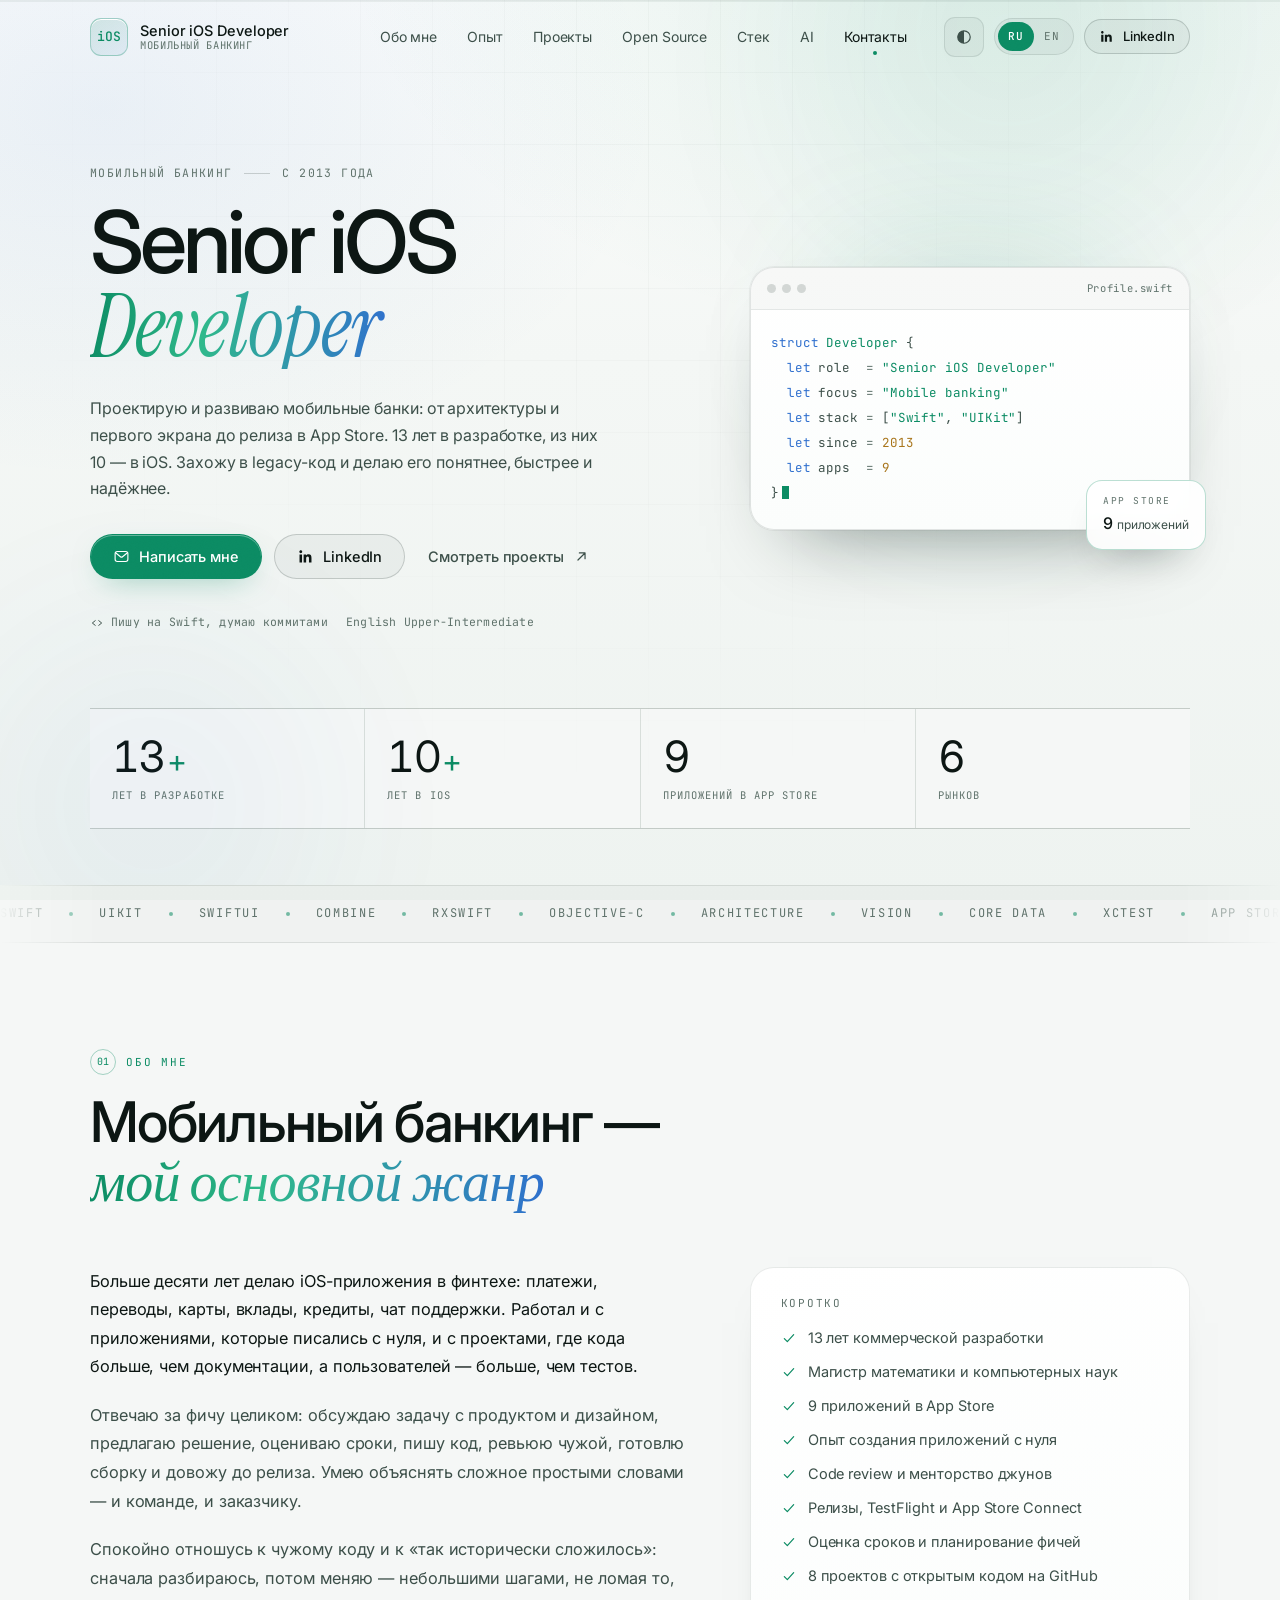
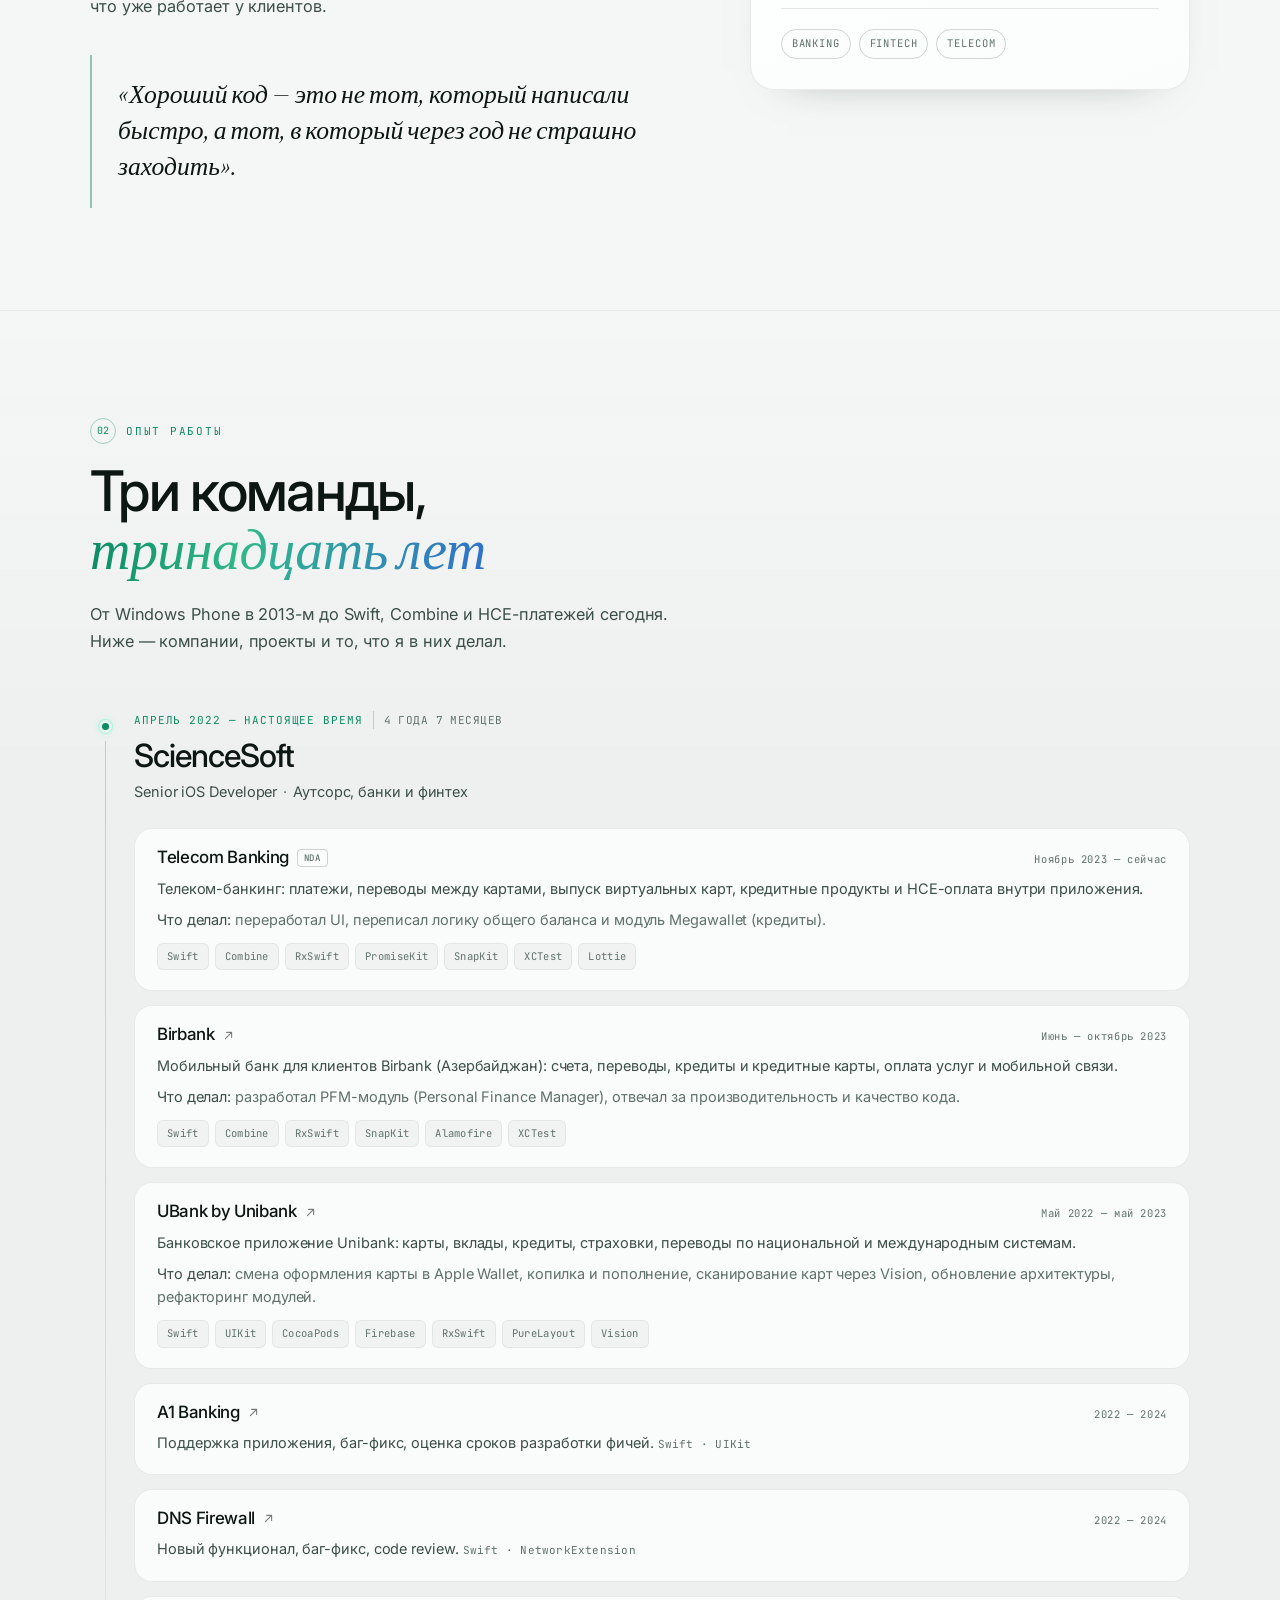
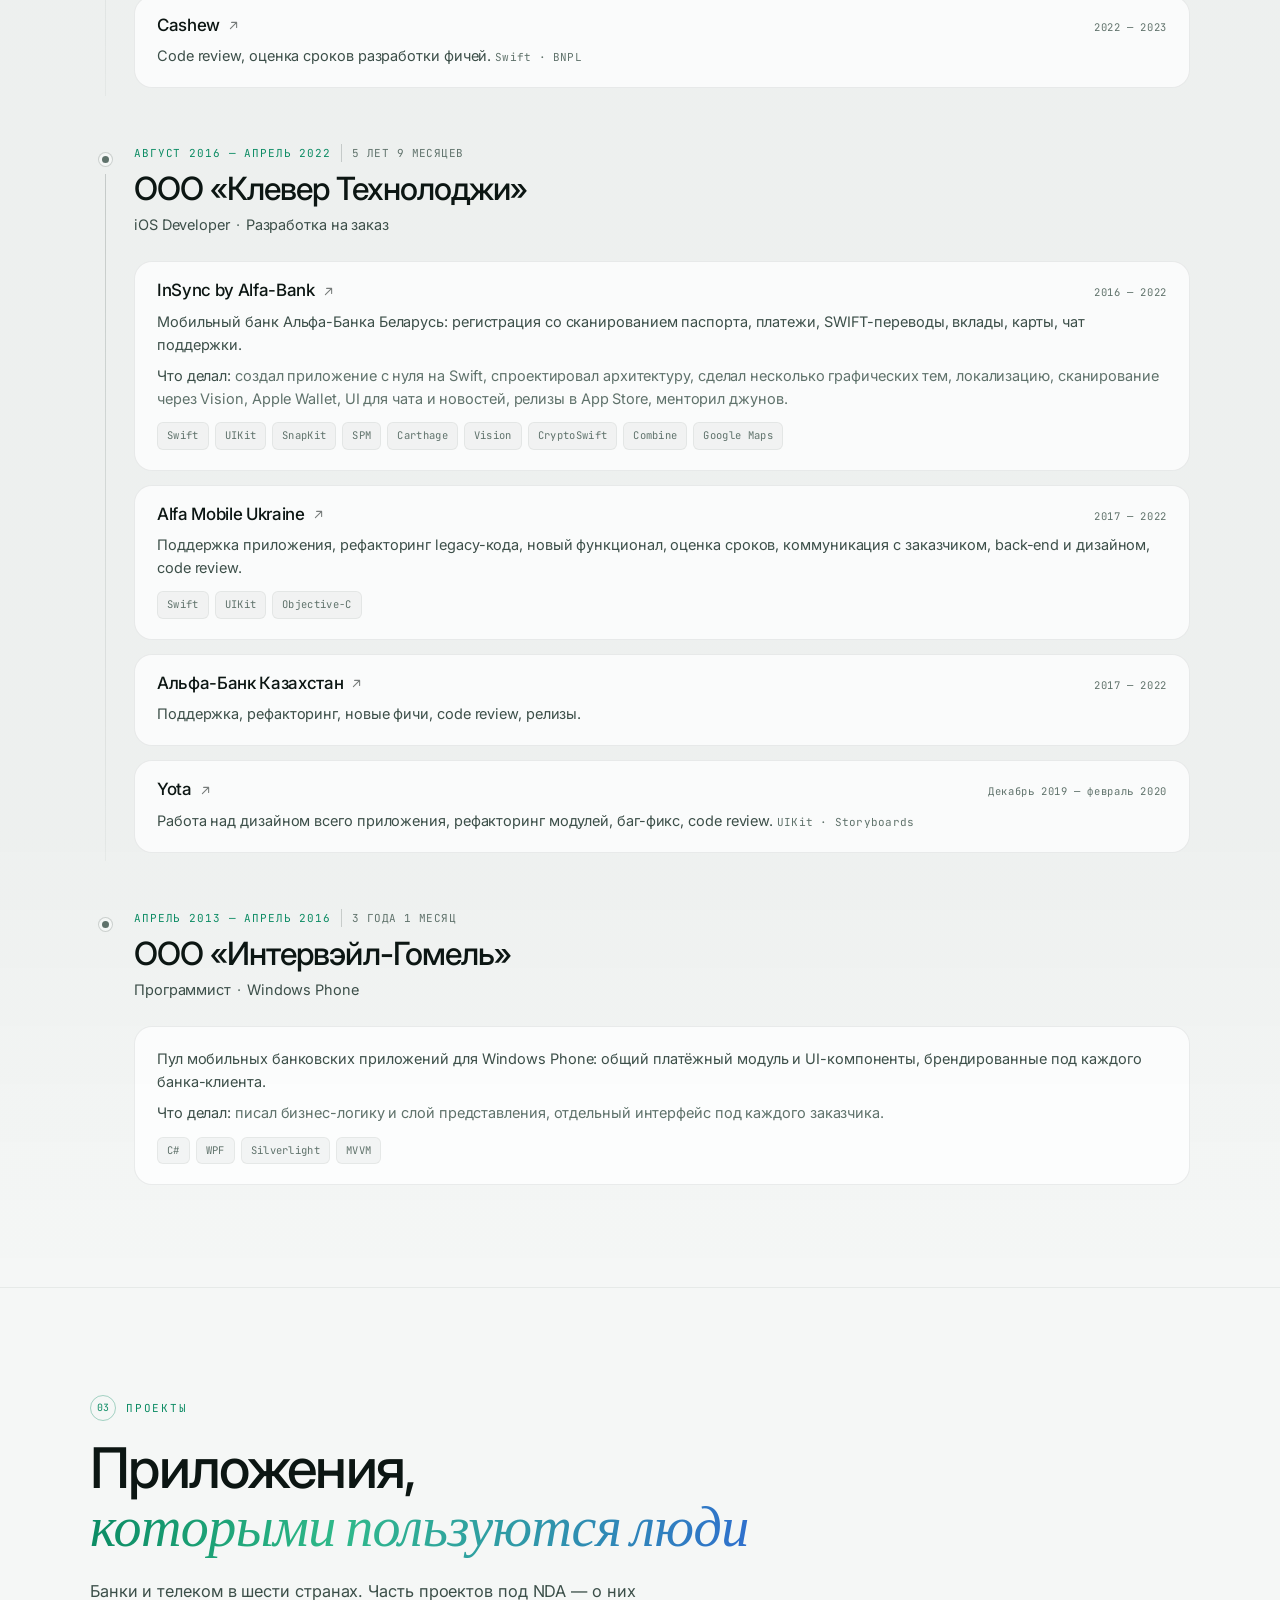
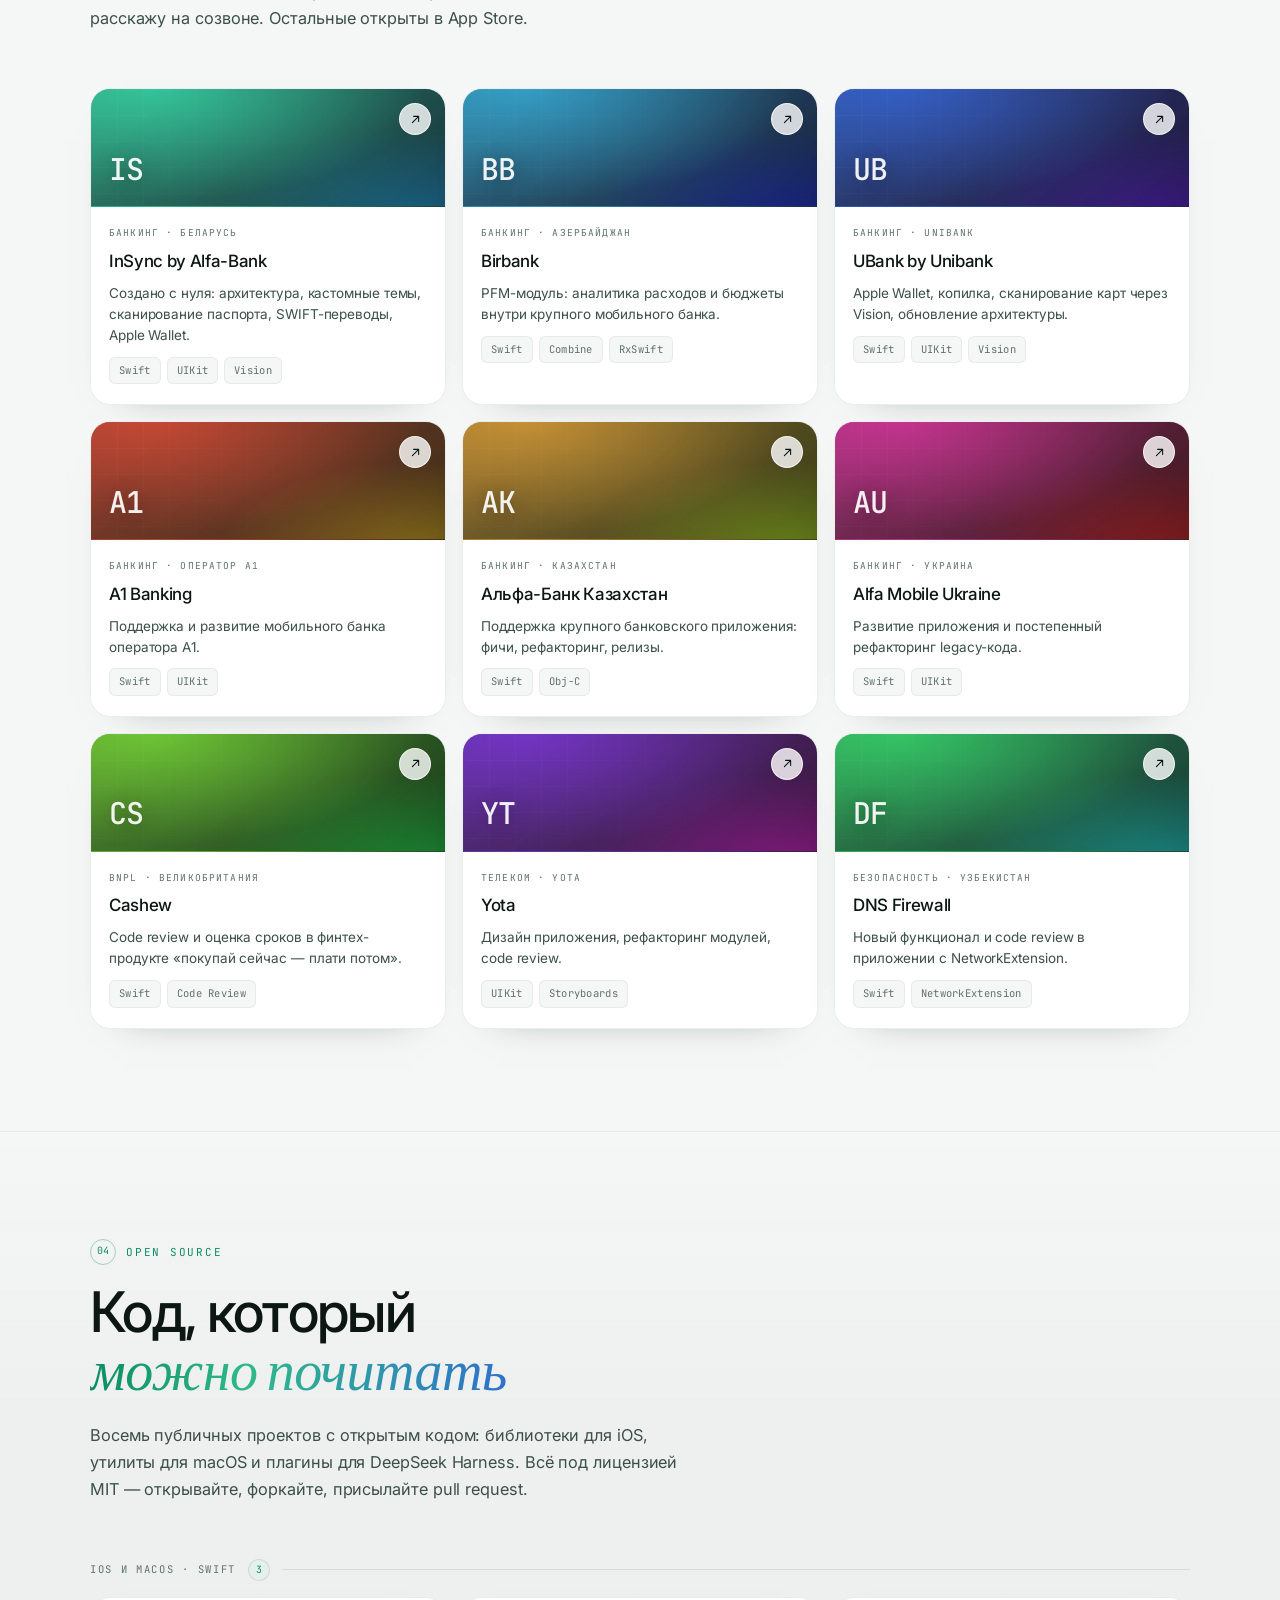
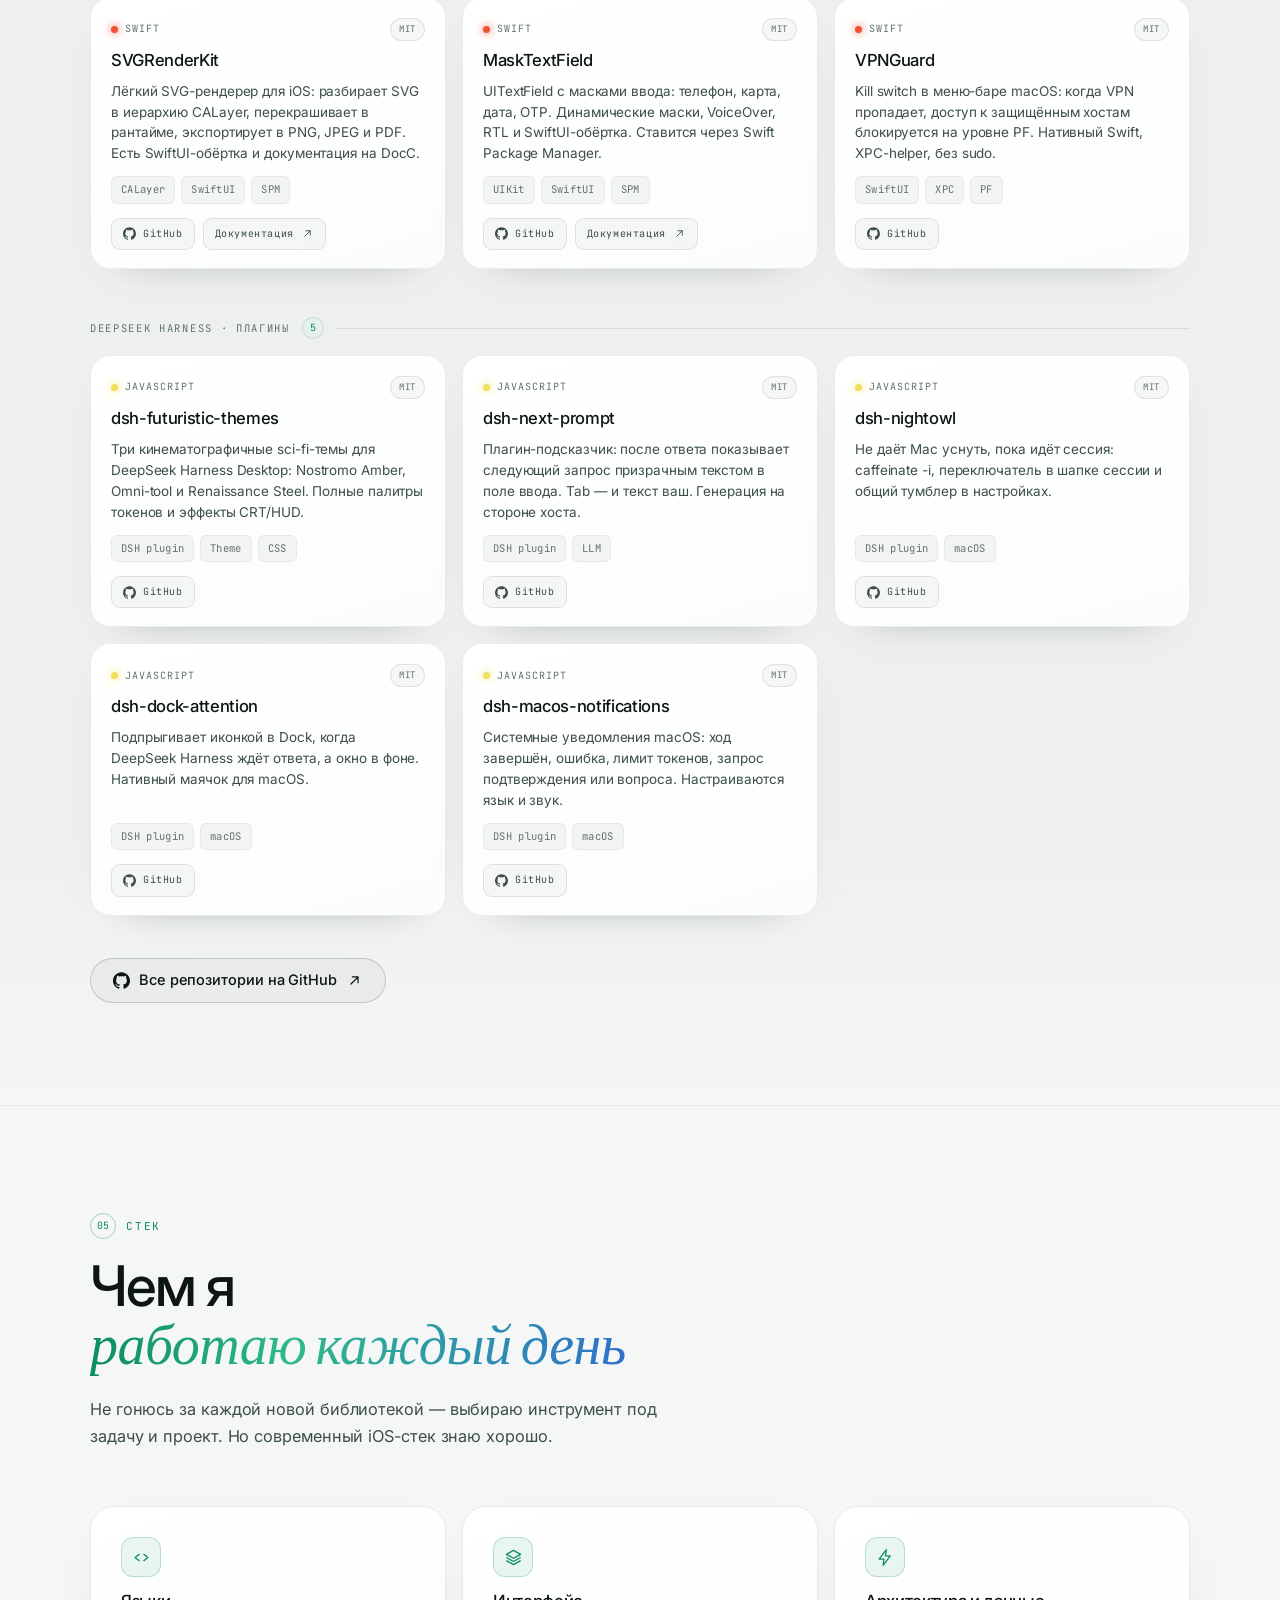
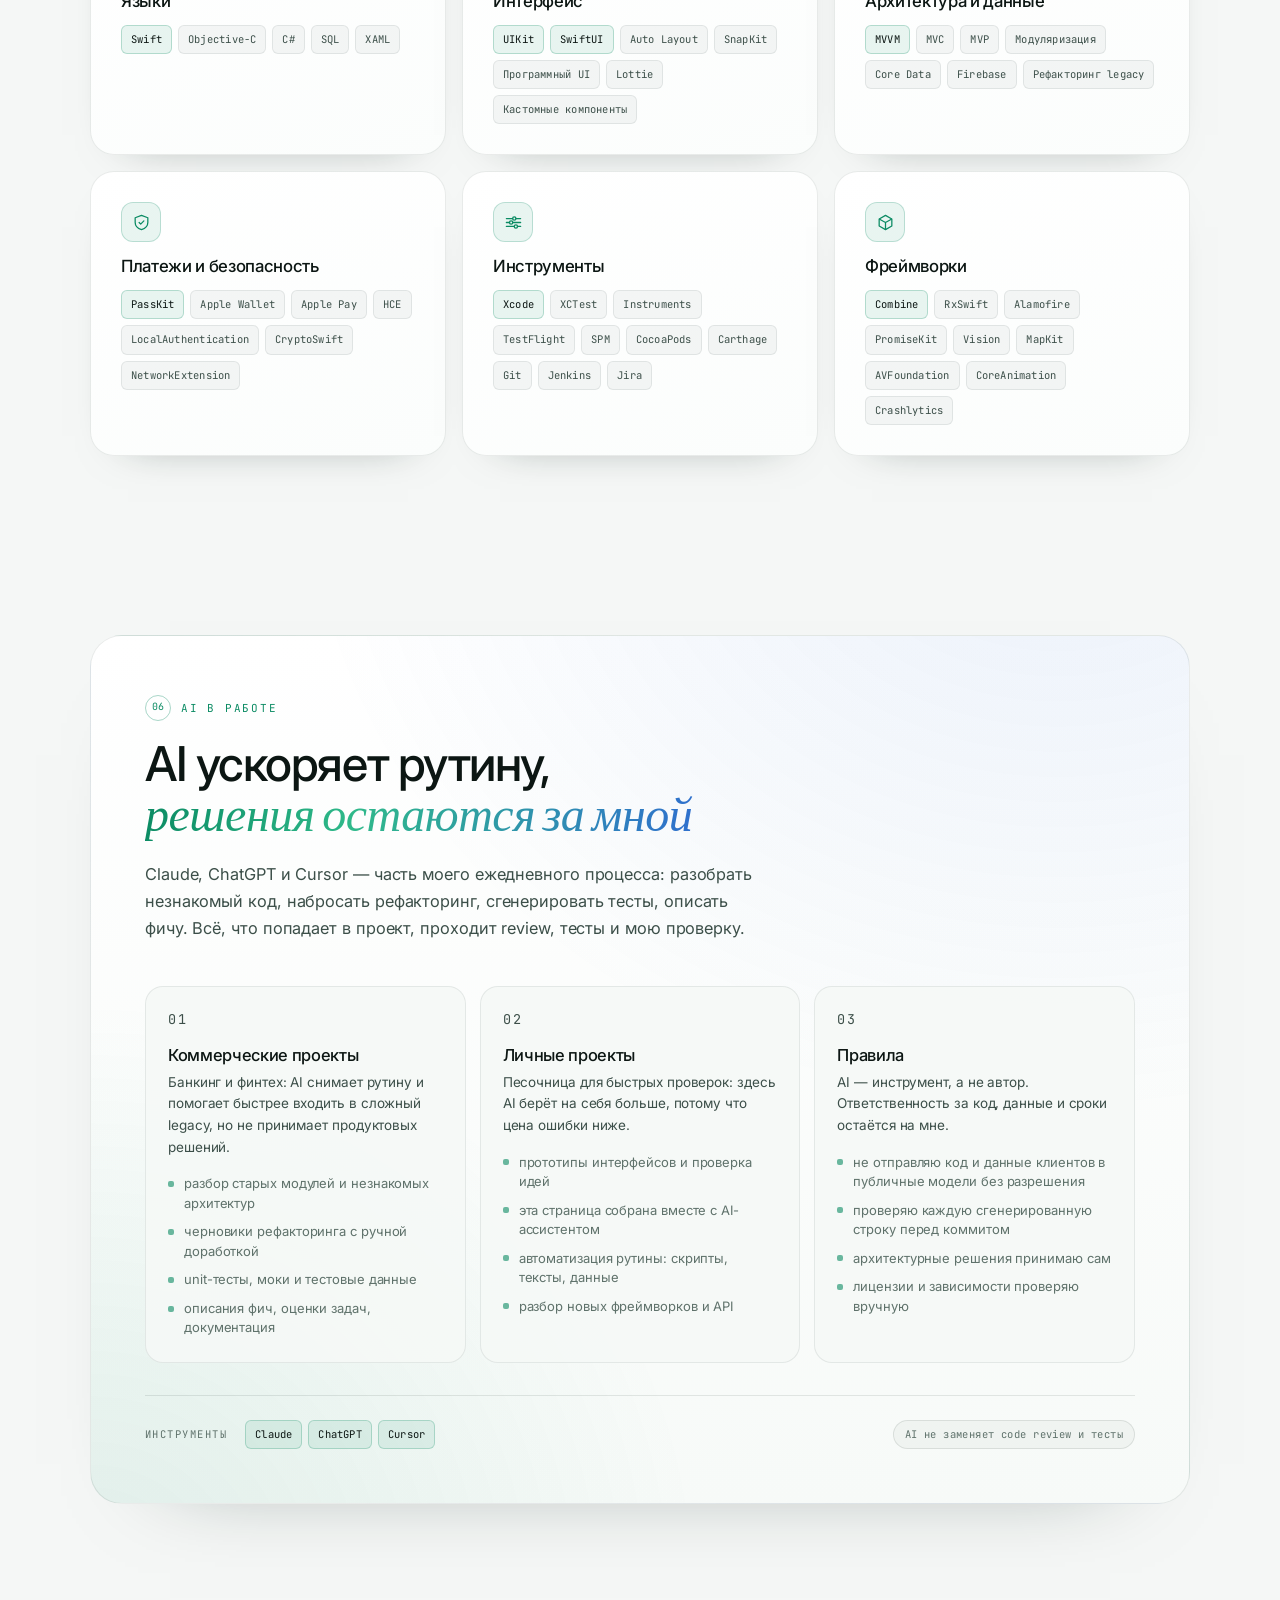
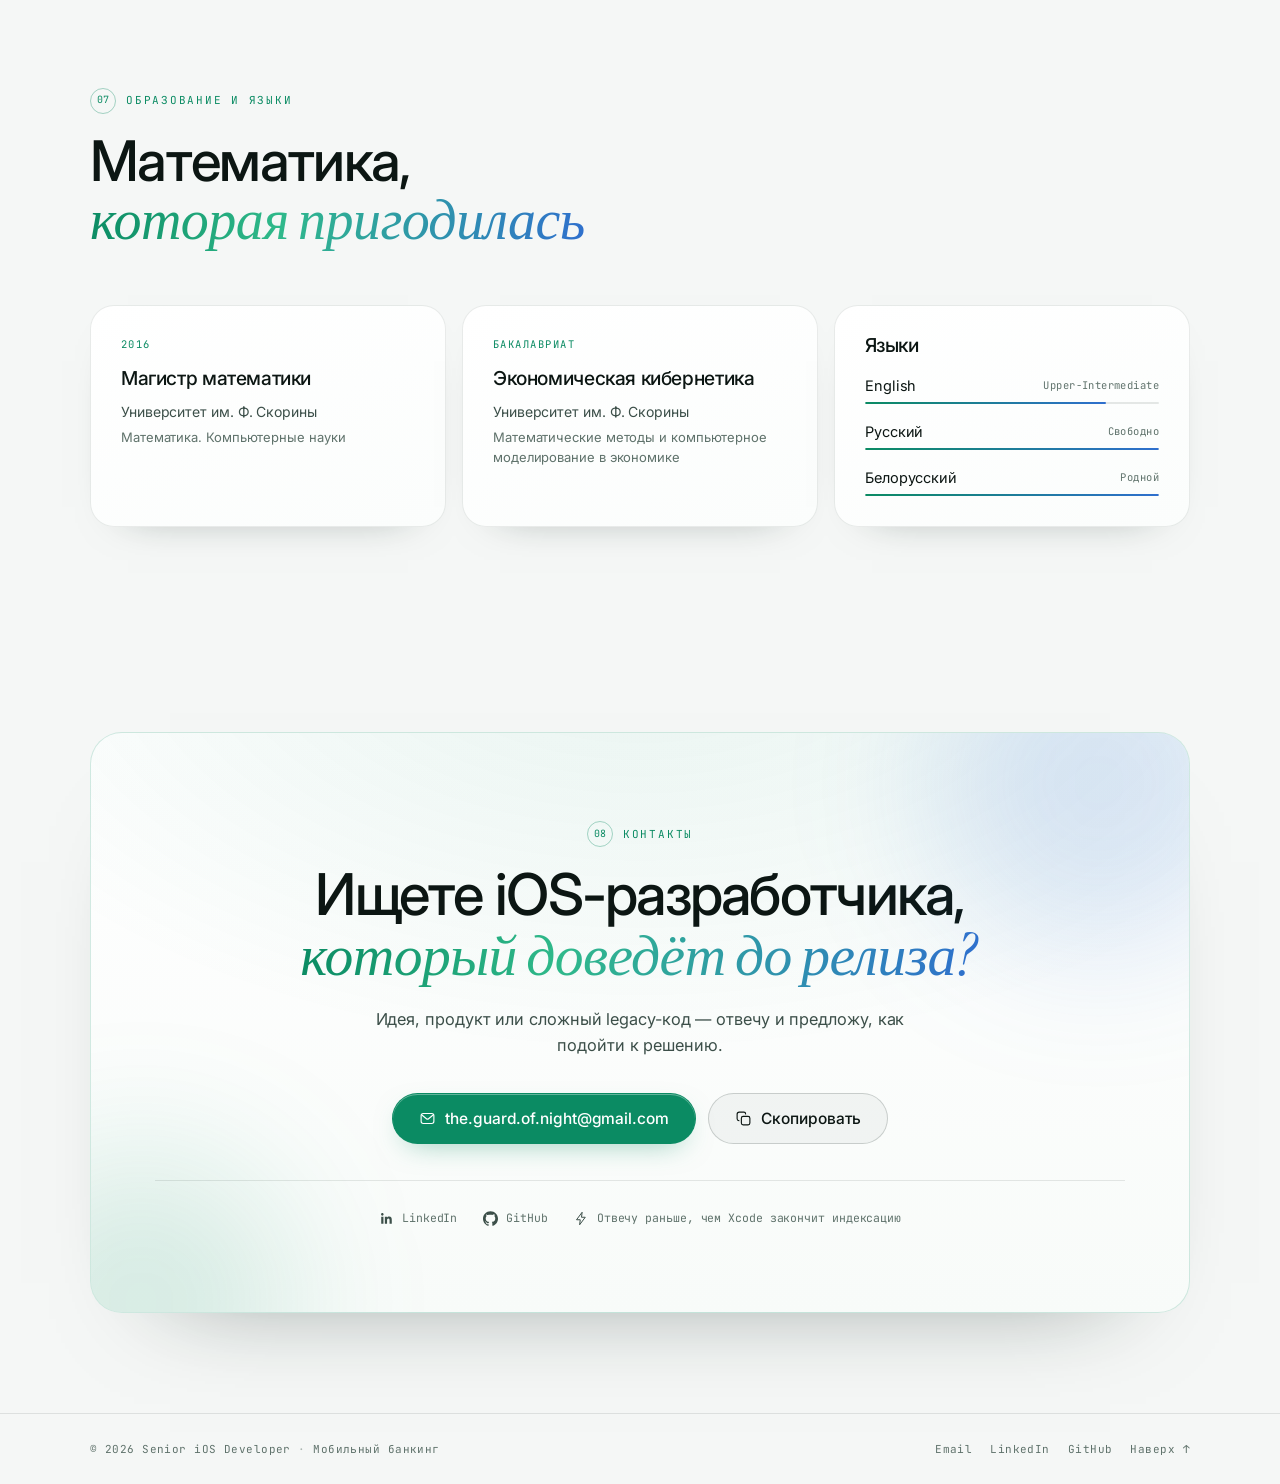
<file: index.html>
<!doctype html>
<html lang="ru">
<head>
<meta charset="utf-8">
<meta name="viewport" content="width=device-width, initial-scale=1">
<script>
  (function () {
    var root = document.documentElement;
    var mode = "auto";
    try { mode = localStorage.getItem("ih-theme") || "auto"; } catch (e) {}
    try {
      var param = new URLSearchParams(location.search).get("theme");
      if (param === "light" || param === "dark" || param === "auto") mode = param;
    } catch (e) {}
    var resolved = mode === "auto"
      ? (window.matchMedia && matchMedia("(prefers-color-scheme: light)").matches ? "light" : "dark")
      : mode;
    root.setAttribute("data-theme", resolved);
    root.setAttribute("data-theme-mode", mode);
  })();
</script>
<title>Senior iOS Developer — мобильный банкинг</title>
<meta name="description" content="Senior iOS Developer с 13-летним опытом. Мобильный банкинг: 9 приложений в App Store, open-source библиотеки на Swift.">
<meta name="theme-color" content="#07090a">
<meta property="og:type" content="profile">
<meta property="og:title" content="Senior iOS Developer — мобильный банкинг">
<meta property="og:description" content="13 лет в разработке, 10 из них в iOS. Мобильные банки, которые работают у реальных клиентов.">
<meta property="og:image" content="assets/og-2026.jpg">
<meta property="og:image:width" content="1200">
<meta property="og:image:height" content="630">
<meta property="og:image:alt" content="Senior iOS Developer — mobile banking">
<meta name="twitter:card" content="summary_large_image">
<meta name="twitter:title" content="Senior iOS Developer — мобильный банкинг">
<meta name="twitter:description" content="13 лет в разработке, 10 из них в iOS. Мобильные банки, которые работают у реальных клиентов.">
<meta name="twitter:image" content="assets/og-2026.jpg">
<noscript><style>.reveal { opacity: 1 !important; transform: none !important; }</style></noscript>
<link rel="icon" href="data:image/svg+xml,%3Csvg xmlns='http://www.w3.org/2000/svg' viewBox='0 0 64 64'%3E%3Crect width='64' height='64' rx='14' fill='%2307090a'/%3E%3Crect x='1' y='1' width='62' height='62' rx='13' fill='none' stroke='%236ff0c0' stroke-opacity='.5'/%3E%3Ctext x='32' y='42' font-family='Helvetica,Arial' font-size='26' font-weight='600' fill='%236ff0c0' text-anchor='middle'%3EiOS%3C/text%3E%3C/svg%3E">
<link rel="preconnect" href="https://fonts.googleapis.com">
<link rel="preconnect" href="https://fonts.gstatic.com" crossorigin>
<link href="https://fonts.googleapis.com/css2?family=Inter:wght@300;400;500;600&family=Instrument+Serif:ital@0;1&family=JetBrains+Mono:wght@400;500&display=swap" rel="stylesheet">
<link rel="stylesheet" href="styles.css?v=20261102a">
</head>
<body>

<a class="skip-link" href="#main" data-i18n="skip">Перейти к содержимому</a>
<div class="progress" aria-hidden="true"><span id="progress-bar"></span></div>
<div class="grain" aria-hidden="true"></div>

<svg class="svg-sprite" aria-hidden="true" focusable="false">
  <symbol id="i-arrow" viewBox="0 0 24 24"><path d="M7 17 17 7M9 7h8v8" fill="none" stroke="currentColor" stroke-width="1.7" stroke-linecap="round" stroke-linejoin="round"/></symbol>
  <symbol id="i-mail" viewBox="0 0 24 24"><rect x="3" y="5" width="18" height="14" rx="3" fill="none" stroke="currentColor" stroke-width="1.6"/><path d="m4.5 7.5 6.4 5.1a2 2 0 0 0 2.2 0l6.4-5.1" fill="none" stroke="currentColor" stroke-width="1.6" stroke-linecap="round"/></symbol>
  <symbol id="i-check" viewBox="0 0 24 24"><path d="m5 13 4.5 4.5L19 7" fill="none" stroke="currentColor" stroke-width="1.8" stroke-linecap="round" stroke-linejoin="round"/></symbol>
  <symbol id="i-copy" viewBox="0 0 24 24"><rect x="9" y="9" width="12" height="12" rx="2.5" fill="none" stroke="currentColor" stroke-width="1.6"/><path d="M15 5.5A2.5 2.5 0 0 0 12.5 3H6a3 3 0 0 0-3 3v6.5A2.5 2.5 0 0 0 5.5 15" fill="none" stroke="currentColor" stroke-width="1.6" stroke-linecap="round"/></symbol>
  <symbol id="i-code" viewBox="0 0 24 24"><path d="m9 8-5 4 5 4m6-8 5 4-5 4" fill="none" stroke="currentColor" stroke-width="1.7" stroke-linecap="round" stroke-linejoin="round"/></symbol>
  <symbol id="i-layers" viewBox="0 0 24 24"><path d="m12 3 9 5-9 5-9-5 9-5Zm9 9-9 5-9-5m18 4-9 5-9-5" fill="none" stroke="currentColor" stroke-width="1.6" stroke-linejoin="round"/></symbol>
  <symbol id="i-bolt" viewBox="0 0 24 24"><path d="M13 2 4 14h6l-1 8 9-12h-6l1-8Z" fill="none" stroke="currentColor" stroke-width="1.6" stroke-linejoin="round"/></symbol>
  <symbol id="i-shield" viewBox="0 0 24 24"><path d="M12 3 20 6v6c0 5-4 7.7-8 9-4-1.3-8-4-8-9V6l8-3Z" fill="none" stroke="currentColor" stroke-width="1.6" stroke-linejoin="round"/><path d="m9 12 2 2 4-4" fill="none" stroke="currentColor" stroke-width="1.6" stroke-linecap="round" stroke-linejoin="round"/></symbol>
  <symbol id="i-tools" viewBox="0 0 24 24"><path d="M3 7h8m4 0h6M3 12h4m4 0h10M3 17h10m4 0h4" fill="none" stroke="currentColor" stroke-width="1.6" stroke-linecap="round"/><circle cx="13" cy="7" r="2.1" fill="none" stroke="currentColor" stroke-width="1.6"/><circle cx="9" cy="12" r="2.1" fill="none" stroke="currentColor" stroke-width="1.6"/><circle cx="15" cy="17" r="2.1" fill="none" stroke="currentColor" stroke-width="1.6"/></symbol>
  <symbol id="i-cube" viewBox="0 0 24 24"><path d="M12 3l8 4.5v9L12 21l-8-4.5v-9L12 3Z" fill="none" stroke="currentColor" stroke-width="1.6" stroke-linejoin="round"/><path d="M4 7.5 12 12l8-4.5M12 12v9" fill="none" stroke="currentColor" stroke-width="1.6" stroke-linejoin="round"/></symbol>
  <symbol id="i-theme-auto" viewBox="0 0 24 24"><circle cx="12" cy="12" r="8.3" fill="none" stroke="currentColor" stroke-width="1.6"/><path d="M12 3.7a8.3 8.3 0 0 0 0 16.6Z" fill="currentColor"/></symbol>
  <symbol id="i-sun" viewBox="0 0 24 24"><circle cx="12" cy="12" r="4" fill="none" stroke="currentColor" stroke-width="1.6"/><path d="M12 2.2v2.2M12 19.6v2.2M2.2 12h2.2M19.6 12h2.2M5.1 5.1l1.6 1.6M17.3 17.3l1.6 1.6M18.9 5.1l-1.6 1.6M6.7 17.3l-1.6 1.6" fill="none" stroke="currentColor" stroke-width="1.6" stroke-linecap="round"/></symbol>
  <symbol id="i-moon" viewBox="0 0 24 24"><path d="M20.5 14.6A8.6 8.6 0 0 1 9.4 3.5a8.6 8.6 0 1 0 11.1 11.1Z" fill="none" stroke="currentColor" stroke-width="1.6" stroke-linejoin="round"/></symbol>
  <symbol id="i-linkedin" viewBox="0 0 24 24"><path fill="currentColor" d="M20.447 20.452h-3.554v-5.569c0-1.328-.027-3.037-1.852-3.037-1.853 0-2.136 1.445-2.136 2.939v5.667H9.351V9h3.414v1.561h.046c.477-.9 1.637-1.85 3.37-1.85 3.601 0 4.267 2.37 4.267 5.455v6.286zM5.337 7.433c-1.144 0-2.063-.926-2.063-2.065 0-1.138.92-2.063 2.063-2.063 1.14 0 2.064.925 2.064 2.063 0 1.139-.925 2.065-2.064 2.065zm1.782 13.019H3.555V9h3.564v11.452z"/></symbol>
  <symbol id="i-github" viewBox="0 0 24 24"><path fill="currentColor" d="M12 .297c-6.63 0-12 5.373-12 12 0 5.303 3.438 9.8 8.205 11.385.6.113.82-.258.82-.577 0-.285-.01-1.04-.015-2.04-3.338.724-4.042-1.61-4.042-1.61C4.422 18.07 3.633 17.7 3.633 17.7c-1.087-.744.084-.729.084-.729 1.205.084 1.838 1.236 1.838 1.236 1.07 1.835 2.809 1.305 3.495.998.108-.776.417-1.305.76-1.605-2.665-.3-5.466-1.332-5.466-5.93 0-1.31.465-2.38 1.235-3.22-.135-.303-.54-1.523.105-3.176 0 0 1.005-.322 3.3 1.23.96-.267 1.98-.399 3-.405 1.02.006 2.04.138 3 .405 2.28-1.552 3.285-1.23 3.285-1.23.645 1.653.24 2.873.12 3.176.765.84 1.23 1.91 1.23 3.22 0 4.61-2.805 5.625-5.475 5.92.42.36.81 1.096.81 2.22 0 1.606-.015 2.896-.015 3.286 0 .315.21.69.825.57C20.565 22.092 24 17.592 24 12.297c0-6.627-5.373-12-12-12"/></symbol>
  <symbol id="i-menu" viewBox="0 0 24 24"><path d="M4 7h16M4 12h16M4 17h16" fill="none" stroke="currentColor" stroke-width="1.7" stroke-linecap="round"/></symbol>
  <symbol id="i-close" viewBox="0 0 24 24"><path d="m6 6 12 12M18 6 6 18" fill="none" stroke="currentColor" stroke-width="1.7" stroke-linecap="round"/></symbol>
</svg>

<header class="site-header" id="site-header">
  <div class="header-inner">
    <a class="brand" href="#top" aria-label="Senior iOS Developer — на главную" data-i18n-label="brand.aria">
      <span class="brand-mark">iOS</span>
      <span class="brand-text">
        <span>Senior iOS Developer</span>
        <small data-i18n="brand.tagline">Мобильный банкинг</small>
      </span>
    </a>

    <nav class="nav" id="nav" aria-label="Основная навигация" data-i18n-label="nav.aria">
      <a href="#about" data-i18n="nav.about">Обо мне</a>
      <a href="#experience" data-i18n="nav.experience">Опыт</a>
      <a href="#work" data-i18n="nav.work">Проекты</a>
      <a href="#opensource" data-i18n="nav.opensource">Open Source</a>
      <a href="#skills" data-i18n="nav.skills">Стек</a>
      <a href="#ai" data-i18n="nav.ai">AI</a>
      <a href="#contact" data-i18n="nav.contact">Контакты</a>
    </nav>

    <div class="header-actions">
      <button class="theme-toggle" id="theme-toggle" type="button" aria-label="Тема: авто" title="Тема">
        <svg class="icon" aria-hidden="true"><use class="theme-icon-use" href="#i-theme-auto"/></svg>
      </button>
      <div class="lang" role="group" aria-label="Язык / Language" data-i18n-label="lang.aria">
        <button type="button" class="lang-btn is-active" data-lang="ru" aria-pressed="true">RU</button>
        <button type="button" class="lang-btn" data-lang="en" aria-pressed="false">EN</button>
      </div>
      <a class="btn btn-ghost btn-sm header-social" href="https://www.linkedin.com/in/%D0%B8%D0%B3%D0%BE%D1%80%D1%8C-%D1%85%D0%BE%D0%B4%D0%BE%D1%80%D1%87%D0%B5%D0%BD%D0%BA%D0%BE-a7219a217/" target="_blank" rel="noopener noreferrer">
        <svg class="icon" aria-hidden="true"><use href="#i-linkedin"/></svg>
        <span data-i18n="nav.linkedin">LinkedIn</span>
      </a>
      <button class="nav-toggle" id="nav-toggle" type="button" aria-expanded="false" aria-controls="mobile-menu" aria-label="Открыть меню">
        <svg class="icon icon-menu" aria-hidden="true"><use href="#i-menu"/></svg>
        <svg class="icon icon-close" aria-hidden="true"><use href="#i-close"/></svg>
      </button>
    </div>
  </div>

  <div class="mobile-menu" id="mobile-menu" hidden>
    <a href="#about" data-i18n="nav.about">Обо мне</a>
    <a href="#experience" data-i18n="nav.experience">Опыт</a>
    <a href="#work" data-i18n="nav.work">Проекты</a>
    <a href="#opensource" data-i18n="nav.opensource">Open Source</a>
    <a href="#skills" data-i18n="nav.skills">Стек</a>
    <a href="#ai" data-i18n="nav.ai">AI</a>
    <a href="#contact" data-i18n="nav.contact">Контакты</a>
    <button class="mobile-theme" id="theme-toggle-mobile" type="button" aria-label="Тема: авто">
      <svg class="icon" aria-hidden="true"><use class="theme-icon-use" href="#i-theme-auto"/></svg>
      <span data-i18n="theme.label">Тема</span>
      <span class="mobile-theme-value" id="theme-value">Авто</span>
    </button>
    <a class="mobile-social" href="https://www.linkedin.com/in/%D0%B8%D0%B3%D0%BE%D1%80%D1%8C-%D1%85%D0%BE%D0%B4%D0%BE%D1%80%D1%87%D0%B5%D0%BD%D0%BA%D0%BE-a7219a217/" target="_blank" rel="noopener noreferrer" data-i18n="nav.linkedin">LinkedIn</a>
  </div>
</header>

<main id="main">

  <!-- ————————————— HERO ————————————— -->
  <section class="hero" id="top">
    <div class="hero-bg" aria-hidden="true">
      <div class="orb orb-1"></div>
      <div class="orb orb-2"></div>
      <div class="hero-grid"></div>
    </div>

    <div class="wrap hero-inner">
      <div class="hero-copy">
        <p class="eyebrow reveal" style="--d:.05s">
          <span data-i18n="hero.kicker">Мобильный банкинг</span>
          <span class="eyebrow-sep" aria-hidden="true"></span>
          <span data-i18n="hero.since">с 2013 года</span>
        </p>

        <h1 class="reveal" style="--d:.1s">
          <span>Senior iOS</span><br>
          <em>Developer</em>
        </h1>

        <p class="lead reveal" style="--d:.16s" data-i18n="hero.lead">
          Проектирую и развиваю мобильные банки: от архитектуры и первого экрана до релиза в App Store. 13 лет в разработке, из них 10 — в iOS. Захожу в legacy-код и делаю его понятнее, быстрее и надёжнее.
        </p>

        <div class="cta-row reveal" style="--d:.22s">
          <a class="btn btn-primary" href="mailto:the.guard.of.night@gmail.com?subject=iOS%20Developer">
            <svg class="icon" aria-hidden="true"><use href="#i-mail"/></svg>
            <span data-i18n="hero.ctaPrimary">Написать мне</span>
          </a>
          <a class="btn btn-ghost" href="https://www.linkedin.com/in/%D0%B8%D0%B3%D0%BE%D1%80%D1%8C-%D1%85%D0%BE%D0%B4%D0%BE%D1%80%D1%87%D0%B5%D0%BD%D0%BA%D0%BE-a7219a217/" target="_blank" rel="noopener noreferrer">
            <svg class="icon" aria-hidden="true"><use href="#i-linkedin"/></svg>
            <span data-i18n="hero.ctaLinkedin">LinkedIn</span>
          </a>
          <a class="btn btn-link" href="#work">
            <span data-i18n="hero.ctaTertiary">Смотреть проекты</span>
            <svg class="icon" aria-hidden="true"><use href="#i-arrow"/></svg>
          </a>
        </div>

        <ul class="hero-meta reveal" style="--d:.28s">
          <li><svg class="icon" aria-hidden="true"><use href="#i-code"/></svg><span data-i18n="hero.fun">Пишу на Swift, думаю коммитами</span></li>
          <li><span data-i18n="hero.english">English Upper-Intermediate</span></li>
        </ul>
      </div>

      <div class="hero-visual reveal" style="--d:.18s">
        <div class="visual-glow" aria-hidden="true"></div>
        <figure class="code-card">
          <figcaption class="code-bar">
            <span class="code-dots" aria-hidden="true"><i></i><i></i><i></i></span>
            <span class="code-file">Profile.swift</span>
          </figcaption>
          <pre class="code"><code><span class="tok-k">struct</span> <span class="tok-t">Developer</span> {
  <span class="tok-k">let</span> role  <span class="tok-p">=</span> <span class="tok-s">"Senior iOS Developer"</span>
  <span class="tok-k">let</span> focus <span class="tok-p">=</span> <span class="tok-s">"Mobile banking"</span>
  <span class="tok-k">let</span> stack <span class="tok-p">=</span> [<span class="tok-s">"Swift"</span>, <span class="tok-s">"UIKit"</span>]
  <span class="tok-k">let</span> since <span class="tok-p">=</span> <span class="tok-n">2013</span>
  <span class="tok-k">let</span> apps  <span class="tok-p">=</span> <span class="tok-n">9</span>
}<span class="code-cursor"></span></code></pre>
        </figure>
        <div class="float-card" aria-hidden="true">
          <span class="float-card-kicker">App Store</span>
          <span class="float-card-value">9 <span data-i18n="hero.appsUnit">приложений</span></span>
        </div>
      </div>
    </div>

    <div class="wrap">
      <dl class="stats reveal" style="--d:.1s">
        <div class="stat">
          <dt data-i18n="stats.years">Лет в разработке</dt>
          <dd><span class="count" data-count="13">13</span><span class="plus">+</span></dd>
        </div>
        <div class="stat">
          <dt data-i18n="stats.ios">Лет в iOS</dt>
          <dd><span class="count" data-count="10">10</span><span class="plus">+</span></dd>
        </div>
        <div class="stat">
          <dt data-i18n="stats.apps">Приложений в App Store</dt>
          <dd><span class="count" data-count="9">9</span></dd>
        </div>
        <div class="stat">
          <dt data-i18n="stats.markets">Рынков</dt>
          <dd><span class="count" data-count="6">6</span></dd>
        </div>
      </dl>
    </div>
  </section>

  <div class="marquee" aria-hidden="true">
    <div class="marquee-track">
      <span>Swift</span><i></i><span>UIKit</span><i></i><span>SwiftUI</span><i></i><span>Combine</span><i></i><span>RxSwift</span><i></i><span>Objective-C</span><i></i><span>Architecture</span><i></i><span>Vision</span><i></i><span>Core Data</span><i></i><span>XCTest</span><i></i><span>App Store</span><i></i>
      <span>Swift</span><i></i><span>UIKit</span><i></i><span>SwiftUI</span><i></i><span>Combine</span><i></i><span>RxSwift</span><i></i><span>Objective-C</span><i></i><span>Architecture</span><i></i><span>Vision</span><i></i><span>Core Data</span><i></i><span>XCTest</span><i></i><span>App Store</span><i></i>
    </div>
  </div>

  <!-- ————————————— ABOUT ————————————— -->
  <section class="section" id="about">
    <div class="wrap">
      <header class="section-head reveal">
        <p class="kicker"><span aria-hidden="true">01</span><span data-i18n="about.kicker">Обо мне</span></p>
        <h2 data-i18n="about.title">Мобильный банкинг —<br><em>мой основной жанр</em></h2>
      </header>

      <div class="about-grid">
        <div class="about-copy">
          <p class="reveal" data-i18n="about.p1">
            Больше десяти лет делаю iOS-приложения в финтехе: платежи, переводы, карты, вклады, кредиты, чат поддержки. Работал и с приложениями, которые писались с нуля, и с проектами, где кода больше, чем документации, а пользователей — больше, чем тестов.
          </p>
          <p class="reveal" style="--d:.06s" data-i18n="about.p2">
            Отвечаю за фичу целиком: обсуждаю задачу с продуктом и дизайном, предлагаю решение, оцениваю сроки, пишу код, ревьюю чужой, готовлю сборку и довожу до релиза. Умею объяснять сложное простыми словами — и команде, и заказчику.
          </p>
          <p class="reveal" style="--d:.12s" data-i18n="about.p3">
            Спокойно отношусь к чужому коду и к «так исторически сложилось»: сначала разбираюсь, потом меняю — небольшими шагами, не ломая то, что уже работает у клиентов.
          </p>

          <blockquote class="quote reveal" style="--d:.18s">
            <p data-i18n="about.quote">«Хороший код — это не тот, который написали быстро, а тот, в который через год не страшно заходить».</p>
          </blockquote>
        </div>

        <aside class="facts card reveal" style="--d:.1s" aria-label="Ключевые факты" data-i18n-label="about.factsAria">
          <h3 class="card-title" data-i18n="about.factsTitle">Коротко</h3>
          <ul class="fact-list">
            <li><svg class="icon" aria-hidden="true"><use href="#i-check"/></svg><span data-i18n="about.fact1">13 лет коммерческой разработки</span></li>
            <li><svg class="icon" aria-hidden="true"><use href="#i-check"/></svg><span data-i18n="about.fact2">Магистр математики и компьютерных наук</span></li>
            <li><svg class="icon" aria-hidden="true"><use href="#i-check"/></svg><span data-i18n="about.fact3">9 приложений в App Store</span></li>
            <li><svg class="icon" aria-hidden="true"><use href="#i-check"/></svg><span data-i18n="about.fact4">Опыт создания приложений с нуля</span></li>
            <li><svg class="icon" aria-hidden="true"><use href="#i-check"/></svg><span data-i18n="about.fact5">Code review и менторство джунов</span></li>
            <li><svg class="icon" aria-hidden="true"><use href="#i-check"/></svg><span data-i18n="about.fact6">Релизы, TestFlight и App Store Connect</span></li>
            <li><svg class="icon" aria-hidden="true"><use href="#i-check"/></svg><span data-i18n="about.fact7">Оценка сроков и планирование фичей</span></li>
            <li><svg class="icon" aria-hidden="true"><use href="#i-check"/></svg><span data-i18n="about.fact8">8 проектов с открытым кодом на GitHub</span></li>
          </ul>
          <div class="facts-footer">
            <span class="pill" data-i18n="about.badge1">Banking</span>
            <span class="pill" data-i18n="about.badge2">Fintech</span>
            <span class="pill" data-i18n="about.badge3">Telecom</span>
          </div>
        </aside>
      </div>
    </div>
  </section>

  <!-- ————————————— EXPERIENCE ————————————— -->
  <section class="section section-alt" id="experience">
    <div class="wrap">
      <header class="section-head reveal">
        <p class="kicker"><span aria-hidden="true">02</span><span data-i18n="exp.kicker">Опыт работы</span></p>
        <h2 data-i18n="exp.title">Три команды,<br><em>тринадцать лет</em></h2>
        <p class="section-lead" data-i18n="exp.lead">От Windows Phone в 2013-м до Swift, Combine и HCE-платежей сегодня. Ниже — компании, проекты и то, что я в них делал.</p>
      </header>

      <div class="timeline">
        <!-- ScienceSoft -->
        <article class="job reveal">
          <div class="job-rail" aria-hidden="true"><span class="job-dot"></span></div>
          <div class="job-head">
            <p class="job-period"><span data-i18n="exp.job1.period">Апрель 2022 — настоящее время</span><span class="job-duration" data-i18n="exp.job1.duration">4 года 7 месяцев</span></p>
            <h3 class="job-company">ScienceSoft</h3>
            <p class="job-role"><span data-i18n="exp.job1.role">Senior iOS Developer</span> <span class="job-sep" aria-hidden="true">·</span> <span data-i18n="exp.job1.mode">Аутсорс, банки и финтех</span></p>
          </div>

          <div class="projects">
            <div class="project">
              <div class="project-head">
                <h4>Telecom Banking <span class="tag-nda" data-i18n="exp.nda">NDA</span></h4>
                <span class="project-period" data-i18n="exp.job1.p1.period">Ноябрь 2023 — сейчас</span>
              </div>
              <p data-i18n="exp.job1.p1.desc">Телеком-банкинг: платежи, переводы между картами, выпуск виртуальных карт, кредитные продукты и HCE-оплата внутри приложения.</p>
              <p class="project-did"><span data-i18n="exp.did">Что делал:</span> <span data-i18n="exp.job1.p1.did">переработал UI, переписал логику общего баланса и модуль Megawallet (кредиты).</span></p>
              <ul class="tech"><li>Swift</li><li>Combine</li><li>RxSwift</li><li>PromiseKit</li><li>SnapKit</li><li>XCTest</li><li>Lottie</li></ul>
            </div>

            <div class="project">
              <div class="project-head">
                <h4><a href="https://apps.apple.com/us/app/birbank/id1293207342" target="_blank" rel="noopener noreferrer">Birbank <svg class="icon icon-link" aria-hidden="true"><use href="#i-arrow"/></svg></a></h4>
                <span class="project-period" data-i18n="exp.job1.p2.period">Июнь — октябрь 2023</span>
              </div>
              <p data-i18n="exp.job1.p2.desc">Мобильный банк для клиентов Birbank (Азербайджан): счета, переводы, кредиты и кредитные карты, оплата услуг и мобильной связи.</p>
              <p class="project-did"><span data-i18n="exp.did">Что делал:</span> <span data-i18n="exp.job1.p2.did">разработал PFM-модуль (Personal Finance Manager), отвечал за производительность и качество кода.</span></p>
              <ul class="tech"><li>Swift</li><li>Combine</li><li>RxSwift</li><li>SnapKit</li><li>Alamofire</li><li>XCTest</li></ul>
            </div>

            <div class="project">
              <div class="project-head">
                <h4><a href="https://apps.apple.com/ru/app/ubank-by-unibank/id1073632425" target="_blank" rel="noopener noreferrer">UBank by Unibank <svg class="icon icon-link" aria-hidden="true"><use href="#i-arrow"/></svg></a></h4>
                <span class="project-period" data-i18n="exp.job1.p3.period">Май 2022 — май 2023</span>
              </div>
              <p data-i18n="exp.job1.p3.desc">Банковское приложение Unibank: карты, вклады, кредиты, страховки, переводы по национальной и международным системам.</p>
              <p class="project-did"><span data-i18n="exp.did">Что делал:</span> <span data-i18n="exp.job1.p3.did">смена оформления карты в Apple Wallet, копилка и пополнение, сканирование карт через Vision, обновление архитектуры, рефакторинг модулей.</span></p>
              <ul class="tech"><li>Swift</li><li>UIKit</li><li>CocoaPods</li><li>Firebase</li><li>RxSwift</li><li>PureLayout</li><li>Vision</li></ul>
            </div>

            <div class="project project-compact">
              <div class="project-head">
                <h4><a href="https://apps.apple.com/ru/app/a1-banking-%D0%BC%D0%BE%D0%B1%D0%B8%D0%BB%D1%8C%D0%BD%D1%8B%D0%B9-%D0%B1%D0%B0%D0%BD%D0%BA%D0%B8%D0%BD%D0%B3/id1035569995" target="_blank" rel="noopener noreferrer">A1 Banking <svg class="icon icon-link" aria-hidden="true"><use href="#i-arrow"/></svg></a></h4>
                <span class="project-period" data-i18n="exp.job1.p4.period">2022 — 2024</span>
              </div>
              <p><span data-i18n="exp.job1.p4.did">Поддержка приложения, баг-фикс, оценка сроков разработки фичей.</span> <span class="tech-inline">Swift · UIKit</span></p>
            </div>

            <div class="project project-compact">
              <div class="project-head">
                <h4><a href="https://apps.apple.com/uz/app/dns-firewall/id1635323870" target="_blank" rel="noopener noreferrer">DNS Firewall <svg class="icon icon-link" aria-hidden="true"><use href="#i-arrow"/></svg></a></h4>
                <span class="project-period" data-i18n="exp.job1.p5.period">2022 — 2024</span>
              </div>
              <p><span data-i18n="exp.job1.p5.did">Новый функционал, баг-фикс, code review.</span> <span class="tech-inline">Swift · NetworkExtension</span></p>
            </div>

            <div class="project project-compact">
              <div class="project-head">
                <h4><a href="https://apps.apple.com/gb/app/cashew-shop-now-pay-later/id6443653192" target="_blank" rel="noopener noreferrer">Cashew <svg class="icon icon-link" aria-hidden="true"><use href="#i-arrow"/></svg></a></h4>
                <span class="project-period" data-i18n="exp.job1.p6.period">2022 — 2023</span>
              </div>
              <p><span data-i18n="exp.job1.p6.did">Code review, оценка сроков разработки фичей.</span> <span class="tech-inline">Swift · BNPL</span></p>
            </div>
          </div>
        </article>

        <!-- CleverTech -->
        <article class="job reveal">
          <div class="job-rail" aria-hidden="true"><span class="job-dot"></span></div>
          <div class="job-head">
            <p class="job-period"><span data-i18n="exp.job2.period">Август 2016 — апрель 2022</span><span class="job-duration" data-i18n="exp.job2.duration">5 лет 9 месяцев</span></p>
            <h3 class="job-company" data-i18n="exp.job2.company">ООО «Клевер Технолоджи»</h3>
            <p class="job-role"><span data-i18n="exp.job2.role">iOS Developer</span> <span class="job-sep" aria-hidden="true">·</span> <span data-i18n="exp.job2.mode">Разработка на заказ</span></p>
          </div>

          <div class="projects">
            <div class="project">
              <div class="project-head">
                <h4><a href="https://apps.apple.com/by/app/insync-by/id1174780846" target="_blank" rel="noopener noreferrer">InSync by Alfa-Bank <svg class="icon icon-link" aria-hidden="true"><use href="#i-arrow"/></svg></a></h4>
                <span class="project-period" data-i18n="exp.job2.p1.period">2016 — 2022</span>
              </div>
              <p data-i18n="exp.job2.p1.desc">Мобильный банк Альфа-Банка Беларусь: регистрация со сканированием паспорта, платежи, SWIFT-переводы, вклады, карты, чат поддержки.</p>
              <p class="project-did"><span data-i18n="exp.did">Что делал:</span> <span data-i18n="exp.job2.p1.did">создал приложение с нуля на Swift, спроектировал архитектуру, сделал несколько графических тем, локализацию, сканирование через Vision, Apple Wallet, UI для чата и новостей, релизы в App Store, менторил джунов.</span></p>
              <ul class="tech"><li>Swift</li><li>UIKit</li><li>SnapKit</li><li>SPM</li><li>Carthage</li><li>Vision</li><li>CryptoSwift</li><li>Combine</li><li>Google Maps</li></ul>
            </div>

            <div class="project">
              <div class="project-head">
                <h4><a href="https://apps.apple.com/ua/app/alfa-mobile-ukraine/id1208135460?l=ru" target="_blank" rel="noopener noreferrer">Alfa Mobile Ukraine <svg class="icon icon-link" aria-hidden="true"><use href="#i-arrow"/></svg></a></h4>
                <span class="project-period" data-i18n="exp.job2.p2.period">2017 — 2022</span>
              </div>
              <p><span data-i18n="exp.job2.p2.did">Поддержка приложения, рефакторинг legacy-кода, новый функционал, оценка сроков, коммуникация с заказчиком, back-end и дизайном, code review.</span></p>
              <ul class="tech"><li>Swift</li><li>UIKit</li><li>Objective-C</li></ul>
            </div>

            <div class="project project-compact">
              <div class="project-head">
                <h4><a href="https://apps.apple.com/ru/app/%D0%B0%D0%BB%D1%8C%D1%84%D0%B0-%D0%B1%D0%B0%D0%BD%D0%BA-%D0%BA%D0%B0%D0%B7%D0%B0%D1%85%D1%81%D1%82%D0%B0%D0%BD/id1276535135" target="_blank" rel="noopener noreferrer" data-i18n="exp.job2.p3.title">Альфа-Банк Казахстан <svg class="icon icon-link" aria-hidden="true"><use href="#i-arrow"/></svg></a></h4>
                <span class="project-period" data-i18n="exp.job2.p3.period">2017 — 2022</span>
              </div>
              <p><span data-i18n="exp.job2.p3.did">Поддержка, рефакторинг, новые фичи, code review, релизы.</span></p>
            </div>

            <div class="project project-compact">
              <div class="project-head">
                <h4><a href="https://apps.apple.com/ru/app/yota/id871741640?l=en" target="_blank" rel="noopener noreferrer">Yota <svg class="icon icon-link" aria-hidden="true"><use href="#i-arrow"/></svg></a></h4>
                <span class="project-period" data-i18n="exp.job2.p4.period">Декабрь 2019 — февраль 2020</span>
              </div>
              <p><span data-i18n="exp.job2.p4.did">Работа над дизайном всего приложения, рефакторинг модулей, баг-фикс, code review.</span> <span class="tech-inline">UIKit · Storyboards</span></p>
            </div>
          </div>
        </article>

        <!-- Intervale -->
        <article class="job reveal">
          <div class="job-rail" aria-hidden="true"><span class="job-dot"></span></div>
          <div class="job-head">
            <p class="job-period"><span data-i18n="exp.job3.period">Апрель 2013 — апрель 2016</span><span class="job-duration" data-i18n="exp.job3.duration">3 года 1 месяц</span></p>
            <h3 class="job-company" data-i18n="exp.job3.company">ООО «Интервэйл-Гомель»</h3>
            <p class="job-role"><span data-i18n="exp.job3.role">Программист</span> <span class="job-sep" aria-hidden="true">·</span> <span data-i18n="exp.job3.mode">Windows Phone</span></p>
          </div>
          <div class="projects">
            <div class="project">
              <p data-i18n="exp.job3.p1.desc">Пул мобильных банковских приложений для Windows Phone: общий платёжный модуль и UI-компоненты, брендированные под каждого банка-клиента.</p>
              <p class="project-did"><span data-i18n="exp.did">Что делал:</span> <span data-i18n="exp.job3.p1.did">писал бизнес-логику и слой представления, отдельный интерфейс под каждого заказчика.</span></p>
              <ul class="tech"><li>C#</li><li>WPF</li><li>Silverlight</li><li>MVVM</li></ul>
            </div>
          </div>
        </article>
      </div>
    </div>
  </section>

  <!-- ————————————— WORK ————————————— -->
  <section class="section" id="work">
    <div class="wrap">
      <header class="section-head reveal">
        <p class="kicker"><span aria-hidden="true">03</span><span data-i18n="work.kicker">Проекты</span></p>
        <h2 data-i18n="work.title">Приложения,<br><em>которыми пользуются люди</em></h2>
        <p class="section-lead" data-i18n="work.lead">Банки и телеком в шести странах. Часть проектов под NDA — о них расскажу на созвоне. Остальные открыты в App Store.</p>
      </header>

      <div class="work-grid">
        <a class="work-card reveal" href="https://apps.apple.com/by/app/insync-by/id1174780846" target="_blank" rel="noopener noreferrer" style="--h:162; --d:.02s">
          <span class="work-cover" aria-hidden="true"><span class="work-mono">IS</span><span class="work-arrow"><svg class="icon"><use href="#i-arrow"/></svg></span></span>
          <span class="work-body">
            <span class="work-meta"><span data-i18n="work.is.category">Банкинг · Беларусь</span></span>
            <span class="work-title">InSync by Alfa-Bank</span>
            <span class="work-desc" data-i18n="work.is.desc">Создано с нуля: архитектура, кастомные темы, сканирование паспорта, SWIFT-переводы, Apple Wallet.</span>
            <span class="tech"><span>Swift</span><span>UIKit</span><span>Vision</span></span>
          </span>
        </a>

        <a class="work-card reveal" href="https://apps.apple.com/us/app/birbank/id1293207342" target="_blank" rel="noopener noreferrer" style="--h:196; --d:.05s">
          <span class="work-cover" aria-hidden="true"><span class="work-mono">BB</span><span class="work-arrow"><svg class="icon"><use href="#i-arrow"/></svg></span></span>
          <span class="work-body">
            <span class="work-meta"><span data-i18n="work.birbank.category">Банкинг · Азербайджан</span></span>
            <span class="work-title">Birbank</span>
            <span class="work-desc" data-i18n="work.birbank.desc">PFM-модуль: аналитика расходов и бюджеты внутри крупного мобильного банка.</span>
            <span class="tech"><span>Swift</span><span>Combine</span><span>RxSwift</span></span>
          </span>
        </a>

        <a class="work-card reveal" href="https://apps.apple.com/ru/app/ubank-by-unibank/id1073632425" target="_blank" rel="noopener noreferrer" style="--h:222; --d:.08s">
          <span class="work-cover" aria-hidden="true"><span class="work-mono">UB</span><span class="work-arrow"><svg class="icon"><use href="#i-arrow"/></svg></span></span>
          <span class="work-body">
            <span class="work-meta"><span data-i18n="work.ubank.category">Банкинг · Unibank</span></span>
            <span class="work-title">UBank by Unibank</span>
            <span class="work-desc" data-i18n="work.ubank.desc">Apple Wallet, копилка, сканирование карт через Vision, обновление архитектуры.</span>
            <span class="tech"><span>Swift</span><span>UIKit</span><span>Vision</span></span>
          </span>
        </a>

        <a class="work-card reveal" href="https://apps.apple.com/ru/app/a1-banking-%D0%BC%D0%BE%D0%B1%D0%B8%D0%BB%D1%8C%D0%BD%D1%8B%D0%B9-%D0%B1%D0%B0%D0%BD%D0%BA%D0%B8%D0%BD%D0%B3/id1035569995" target="_blank" rel="noopener noreferrer" style="--h:8; --d:.11s">
          <span class="work-cover" aria-hidden="true"><span class="work-mono">A1</span><span class="work-arrow"><svg class="icon"><use href="#i-arrow"/></svg></span></span>
          <span class="work-body">
            <span class="work-meta"><span data-i18n="work.a1.category">Банкинг · Оператор A1</span></span>
            <span class="work-title">A1 Banking</span>
            <span class="work-desc" data-i18n="work.a1.desc">Поддержка и развитие мобильного банка оператора A1.</span>
            <span class="tech"><span>Swift</span><span>UIKit</span></span>
          </span>
        </a>

        <a class="work-card reveal" href="https://apps.apple.com/ru/app/%D0%B0%D0%BB%D1%8C%D1%84%D0%B0-%D0%B1%D0%B0%D0%BD%D0%BA-%D0%BA%D0%B0%D0%B7%D0%B0%D1%85%D1%81%D1%82%D0%B0%D0%BD/id1276535135" target="_blank" rel="noopener noreferrer" style="--h:38; --d:.14s">
          <span class="work-cover" aria-hidden="true"><span class="work-mono">AK</span><span class="work-arrow"><svg class="icon"><use href="#i-arrow"/></svg></span></span>
          <span class="work-body">
            <span class="work-meta"><span data-i18n="work.kz.category">Банкинг · Казахстан</span></span>
            <span class="work-title" data-i18n="work.kz.title">Альфа-Банк Казахстан</span>
            <span class="work-desc" data-i18n="work.kz.desc">Поддержка крупного банковского приложения: фичи, рефакторинг, релизы.</span>
            <span class="tech"><span>Swift</span><span>Obj-C</span></span>
          </span>
        </a>

        <a class="work-card reveal" href="https://apps.apple.com/ua/app/alfa-mobile-ukraine/id1208135460?l=ru" target="_blank" rel="noopener noreferrer" style="--h:322; --d:.17s">
          <span class="work-cover" aria-hidden="true"><span class="work-mono">AU</span><span class="work-arrow"><svg class="icon"><use href="#i-arrow"/></svg></span></span>
          <span class="work-body">
            <span class="work-meta"><span data-i18n="work.ua.category">Банкинг · Украина</span></span>
            <span class="work-title">Alfa Mobile Ukraine</span>
            <span class="work-desc" data-i18n="work.ua.desc">Развитие приложения и постепенный рефакторинг legacy-кода.</span>
            <span class="tech"><span>Swift</span><span>UIKit</span></span>
          </span>
        </a>

        <a class="work-card reveal" href="https://apps.apple.com/gb/app/cashew-shop-now-pay-later/id6443653192" target="_blank" rel="noopener noreferrer" style="--h:96; --d:.2s">
          <span class="work-cover" aria-hidden="true"><span class="work-mono">CS</span><span class="work-arrow"><svg class="icon"><use href="#i-arrow"/></svg></span></span>
          <span class="work-body">
            <span class="work-meta"><span data-i18n="work.cashew.category">BNPL · Великобритания</span></span>
            <span class="work-title">Cashew</span>
            <span class="work-desc" data-i18n="work.cashew.desc">Code review и оценка сроков в финтех-продукте «покупай сейчас — плати потом».</span>
            <span class="tech"><span>Swift</span><span>Code Review</span></span>
          </span>
        </a>

        <a class="work-card reveal" href="https://apps.apple.com/ru/app/yota/id871741640?l=en" target="_blank" rel="noopener noreferrer" style="--h:266; --d:.23s">
          <span class="work-cover" aria-hidden="true"><span class="work-mono">YT</span><span class="work-arrow"><svg class="icon"><use href="#i-arrow"/></svg></span></span>
          <span class="work-body">
            <span class="work-meta"><span data-i18n="work.yota.category">Телеком · Yota</span></span>
            <span class="work-title">Yota</span>
            <span class="work-desc" data-i18n="work.yota.desc">Дизайн приложения, рефакторинг модулей, code review.</span>
            <span class="tech"><span>UIKit</span><span>Storyboards</span></span>
          </span>
        </a>

        <a class="work-card reveal" href="https://apps.apple.com/uz/app/dns-firewall/id1635323870" target="_blank" rel="noopener noreferrer" style="--h:140; --d:.26s">
          <span class="work-cover" aria-hidden="true"><span class="work-mono">DF</span><span class="work-arrow"><svg class="icon"><use href="#i-arrow"/></svg></span></span>
          <span class="work-body">
            <span class="work-meta"><span data-i18n="work.dns.category">Безопасность · Узбекистан</span></span>
            <span class="work-title">DNS Firewall</span>
            <span class="work-desc" data-i18n="work.dns.desc">Новый функционал и code review в приложении с NetworkExtension.</span>
            <span class="tech"><span>Swift</span><span>NetworkExtension</span></span>
          </span>
        </a>
      </div>
    </div>
  </section>

  <!-- ————————————— OPEN SOURCE ————————————— -->
  <section class="section section-alt" id="opensource">
    <div class="wrap">
      <header class="section-head reveal">
        <p class="kicker"><span aria-hidden="true">04</span><span data-i18n="os.kicker">Open Source</span></p>
        <h2 data-i18n="os.title">Код, который<br><em>можно почитать</em></h2>
        <p class="section-lead" data-i18n="os.lead">Восемь публичных проектов с открытым кодом: библиотеки для iOS, утилиты для macOS и плагины для DeepSeek Harness. Всё под лицензией MIT — открывайте, форкайте, присылайте pull request.</p>
      </header>

      <div class="os-group">
        <div class="os-group-head reveal">
          <h3 class="os-group-title" data-i18n="os.group.apple">iOS и macOS · Swift</h3>
          <span class="os-group-count" aria-hidden="true">3</span>
          <span class="os-group-line" aria-hidden="true"></span>
        </div>

        <div class="os-grid">
          <article class="os-card reveal" style="--d:.02s">
            <div class="os-top">
              <span class="os-lang"><span class="os-dot" style="--dot:#f05138"></span>Swift</span>
              <span class="os-license">MIT</span>
            </div>
            <h4 class="os-title"><a href="https://github.com/ihodorchenko/SVGRenderKit" target="_blank" rel="noopener noreferrer">SVGRenderKit</a></h4>
            <p class="os-desc" data-i18n="os.svg.desc">Лёгкий SVG-рендерер для iOS: разбирает SVG в иерархию CALayer, перекрашивает в рантайме, экспортирует в PNG, JPEG и PDF. Есть SwiftUI-обёртка и документация на DocC.</p>
            <ul class="tech"><li>CALayer</li><li>SwiftUI</li><li>SPM</li></ul>
            <div class="os-links">
              <a class="os-link" href="https://github.com/ihodorchenko/SVGRenderKit" target="_blank" rel="noopener noreferrer">
                <svg class="icon" aria-hidden="true"><use href="#i-github"/></svg><span>GitHub</span>
              </a>
              <a class="os-link" href="https://ihodorchenko.github.io/SVGRenderKit/" target="_blank" rel="noopener noreferrer">
                <span data-i18n="os.docs">Документация</span>
                <svg class="icon" aria-hidden="true"><use href="#i-arrow"/></svg>
              </a>
            </div>
          </article>

          <article class="os-card reveal" style="--d:.05s">
            <div class="os-top">
              <span class="os-lang"><span class="os-dot" style="--dot:#f05138"></span>Swift</span>
              <span class="os-license">MIT</span>
            </div>
            <h4 class="os-title"><a href="https://github.com/ihodorchenko/MaskTextField" target="_blank" rel="noopener noreferrer">MaskTextField</a></h4>
            <p class="os-desc" data-i18n="os.mask.desc">UITextField с масками ввода: телефон, карта, дата, OTP. Динамические маски, VoiceOver, RTL и SwiftUI-обёртка. Ставится через Swift Package Manager.</p>
            <ul class="tech"><li>UIKit</li><li>SwiftUI</li><li>SPM</li></ul>
            <div class="os-links">
              <a class="os-link" href="https://github.com/ihodorchenko/MaskTextField" target="_blank" rel="noopener noreferrer">
                <svg class="icon" aria-hidden="true"><use href="#i-github"/></svg><span>GitHub</span>
              </a>
              <a class="os-link" href="https://ihodorchenko.github.io/MaskTextField/documentation/masktextfield/" target="_blank" rel="noopener noreferrer">
                <span data-i18n="os.docs">Документация</span>
                <svg class="icon" aria-hidden="true"><use href="#i-arrow"/></svg>
              </a>
            </div>
          </article>

          <article class="os-card reveal" style="--d:.08s">
            <div class="os-top">
              <span class="os-lang"><span class="os-dot" style="--dot:#f05138"></span>Swift</span>
              <span class="os-license">MIT</span>
            </div>
            <h4 class="os-title"><a href="https://github.com/ihodorchenko/VPNGuard" target="_blank" rel="noopener noreferrer">VPNGuard</a></h4>
            <p class="os-desc" data-i18n="os.vpn.desc">Kill switch в меню-баре macOS: когда VPN пропадает, доступ к защищённым хостам блокируется на уровне PF. Нативный Swift, XPC-helper, без sudo.</p>
            <ul class="tech"><li>SwiftUI</li><li>XPC</li><li>PF</li></ul>
            <div class="os-links">
              <a class="os-link" href="https://github.com/ihodorchenko/VPNGuard" target="_blank" rel="noopener noreferrer">
                <svg class="icon" aria-hidden="true"><use href="#i-github"/></svg><span>GitHub</span>
              </a>
            </div>
          </article>
        </div>
      </div>

      <div class="os-group">
        <div class="os-group-head reveal">
          <h3 class="os-group-title" data-i18n="os.group.dsh">DeepSeek Harness · плагины</h3>
          <span class="os-group-count" aria-hidden="true">5</span>
          <span class="os-group-line" aria-hidden="true"></span>
        </div>

        <div class="os-grid">
          <article class="os-card reveal" style="--d:.02s">
            <div class="os-top">
              <span class="os-lang"><span class="os-dot" style="--dot:#f1e05a"></span>JavaScript</span>
              <span class="os-license">MIT</span>
            </div>
            <h4 class="os-title"><a href="https://github.com/ihodorchenko/dsh-futuristic-themes" target="_blank" rel="noopener noreferrer">dsh-futuristic-themes</a></h4>
            <p class="os-desc" data-i18n="os.themes.desc">Три кинематографичные sci-fi-темы для DeepSeek Harness Desktop: Nostromo Amber, Omni-tool и Renaissance Steel. Полные палитры токенов и эффекты CRT/HUD.</p>
            <ul class="tech"><li>DSH plugin</li><li>Theme</li><li>CSS</li></ul>
            <div class="os-links">
              <a class="os-link" href="https://github.com/ihodorchenko/dsh-futuristic-themes" target="_blank" rel="noopener noreferrer">
                <svg class="icon" aria-hidden="true"><use href="#i-github"/></svg><span>GitHub</span>
              </a>
            </div>
          </article>

          <article class="os-card reveal" style="--d:.05s">
            <div class="os-top">
              <span class="os-lang"><span class="os-dot" style="--dot:#f1e05a"></span>JavaScript</span>
              <span class="os-license">MIT</span>
            </div>
            <h4 class="os-title"><a href="https://github.com/ihodorchenko/dsh-next-prompt" target="_blank" rel="noopener noreferrer">dsh-next-prompt</a></h4>
            <p class="os-desc" data-i18n="os.next.desc">Плагин-подсказчик: после ответа показывает следующий запрос призрачным текстом в поле ввода. Tab — и текст ваш. Генерация на стороне хоста.</p>
            <ul class="tech"><li>DSH plugin</li><li>LLM</li></ul>
            <div class="os-links">
              <a class="os-link" href="https://github.com/ihodorchenko/dsh-next-prompt" target="_blank" rel="noopener noreferrer">
                <svg class="icon" aria-hidden="true"><use href="#i-github"/></svg><span>GitHub</span>
              </a>
            </div>
          </article>

          <article class="os-card reveal" style="--d:.08s">
            <div class="os-top">
              <span class="os-lang"><span class="os-dot" style="--dot:#f1e05a"></span>JavaScript</span>
              <span class="os-license">MIT</span>
            </div>
            <h4 class="os-title"><a href="https://github.com/ihodorchenko/dsh-nightowl" target="_blank" rel="noopener noreferrer">dsh-nightowl</a></h4>
            <p class="os-desc" data-i18n="os.nightowl.desc">Не даёт Mac уснуть, пока идёт сессия: caffeinate -i, переключатель в шапке сессии и общий тумблер в настройках.</p>
            <ul class="tech"><li>DSH plugin</li><li>macOS</li></ul>
            <div class="os-links">
              <a class="os-link" href="https://github.com/ihodorchenko/dsh-nightowl" target="_blank" rel="noopener noreferrer">
                <svg class="icon" aria-hidden="true"><use href="#i-github"/></svg><span>GitHub</span>
              </a>
            </div>
          </article>

          <article class="os-card reveal" style="--d:.11s">
            <div class="os-top">
              <span class="os-lang"><span class="os-dot" style="--dot:#f1e05a"></span>JavaScript</span>
              <span class="os-license">MIT</span>
            </div>
            <h4 class="os-title"><a href="https://github.com/ihodorchenko/dsh-dock-attention" target="_blank" rel="noopener noreferrer">dsh-dock-attention</a></h4>
            <p class="os-desc" data-i18n="os.dock.desc">Подпрыгивает иконкой в Dock, когда DeepSeek Harness ждёт ответа, а окно в фоне. Нативный маячок для macOS.</p>
            <ul class="tech"><li>DSH plugin</li><li>macOS</li></ul>
            <div class="os-links">
              <a class="os-link" href="https://github.com/ihodorchenko/dsh-dock-attention" target="_blank" rel="noopener noreferrer">
                <svg class="icon" aria-hidden="true"><use href="#i-github"/></svg><span>GitHub</span>
              </a>
            </div>
          </article>

          <article class="os-card reveal" style="--d:.14s">
            <div class="os-top">
              <span class="os-lang"><span class="os-dot" style="--dot:#f1e05a"></span>JavaScript</span>
              <span class="os-license">MIT</span>
            </div>
            <h4 class="os-title"><a href="https://github.com/ihodorchenko/dsh-macos-notifications" target="_blank" rel="noopener noreferrer">dsh-macos-notifications</a></h4>
            <p class="os-desc" data-i18n="os.notif.desc">Системные уведомления macOS: ход завершён, ошибка, лимит токенов, запрос подтверждения или вопроса. Настраиваются язык и звук.</p>
            <ul class="tech"><li>DSH plugin</li><li>macOS</li></ul>
            <div class="os-links">
              <a class="os-link" href="https://github.com/ihodorchenko/dsh-macos-notifications" target="_blank" rel="noopener noreferrer">
                <svg class="icon" aria-hidden="true"><use href="#i-github"/></svg><span>GitHub</span>
              </a>
            </div>
          </article>
        </div>
      </div>

      <div class="os-more reveal">
        <a class="btn btn-ghost" href="https://github.com/ihodorchenko" target="_blank" rel="noopener noreferrer">
          <svg class="icon" aria-hidden="true"><use href="#i-github"/></svg>
          <span data-i18n="os.all">Все репозитории на GitHub</span>
          <svg class="icon" aria-hidden="true"><use href="#i-arrow"/></svg>
        </a>
      </div>
    </div>
  </section>

  <!-- ————————————— SKILLS ————————————— -->
  <section class="section" id="skills">
    <div class="wrap">
      <header class="section-head reveal">
        <p class="kicker"><span aria-hidden="true">05</span><span data-i18n="skills.kicker">Стек</span></p>
        <h2 data-i18n="skills.title">Чем я<br><em>работаю каждый день</em></h2>
        <p class="section-lead" data-i18n="skills.lead">Не гонюсь за каждой новой библиотекой — выбираю инструмент под задачу и проект. Но современный iOS-стек знаю хорошо.</p>
      </header>

      <div class="skills-grid">
        <article class="card skill-card reveal">
          <span class="skill-icon" aria-hidden="true"><svg class="icon"><use href="#i-code"/></svg></span>
          <h3 data-i18n="skills.lang.title">Языки</h3>
          <ul class="chip-list">
            <li class="chip chip-strong">Swift</li><li class="chip">Objective-C</li><li class="chip">C#</li><li class="chip">SQL</li><li class="chip">XAML</li>
          </ul>
        </article>

        <article class="card skill-card reveal" style="--d:.05s">
          <span class="skill-icon" aria-hidden="true"><svg class="icon"><use href="#i-layers"/></svg></span>
          <h3 data-i18n="skills.ui.title">Интерфейс</h3>
          <ul class="chip-list">
            <li class="chip chip-strong">UIKit</li><li class="chip chip-strong">SwiftUI</li><li class="chip">Auto Layout</li><li class="chip">SnapKit</li><li class="chip">Программный UI</li><li class="chip">Lottie</li><li class="chip">Кастомные компоненты</li>
          </ul>
        </article>

        <article class="card skill-card reveal" style="--d:.1s">
          <span class="skill-icon" aria-hidden="true"><svg class="icon"><use href="#i-bolt"/></svg></span>
          <h3 data-i18n="skills.arch.title">Архитектура и данные</h3>
          <ul class="chip-list">
            <li class="chip chip-strong">MVVM</li><li class="chip">MVC</li><li class="chip">MVP</li><li class="chip">Модуляризация</li><li class="chip">Core Data</li><li class="chip">Firebase</li><li class="chip">Рефакторинг legacy</li>
          </ul>
        </article>

        <article class="card skill-card reveal" style="--d:.15s">
          <span class="skill-icon" aria-hidden="true"><svg class="icon"><use href="#i-shield"/></svg></span>
          <h3 data-i18n="skills.payments.title">Платежи и безопасность</h3>
          <ul class="chip-list">
            <li class="chip chip-strong">PassKit</li><li class="chip">Apple Wallet</li><li class="chip">Apple Pay</li><li class="chip">HCE</li><li class="chip">LocalAuthentication</li><li class="chip">CryptoSwift</li><li class="chip">NetworkExtension</li>
          </ul>
        </article>

        <article class="card skill-card reveal" style="--d:.2s">
          <span class="skill-icon" aria-hidden="true"><svg class="icon"><use href="#i-tools"/></svg></span>
          <h3 data-i18n="skills.tools.title">Инструменты</h3>
          <ul class="chip-list">
            <li class="chip chip-strong">Xcode</li><li class="chip">XCTest</li><li class="chip">Instruments</li><li class="chip">TestFlight</li><li class="chip">SPM</li><li class="chip">CocoaPods</li><li class="chip">Carthage</li><li class="chip">Git</li><li class="chip">Jenkins</li><li class="chip">Jira</li>
          </ul>
        </article>

        <article class="card skill-card reveal" style="--d:.25s">
          <span class="skill-icon" aria-hidden="true"><svg class="icon"><use href="#i-cube"/></svg></span>
          <h3 data-i18n="skills.frameworks.title">Фреймворки</h3>
          <ul class="chip-list">
            <li class="chip chip-strong">Combine</li><li class="chip">RxSwift</li><li class="chip">Alamofire</li><li class="chip">PromiseKit</li><li class="chip">Vision</li><li class="chip">MapKit</li><li class="chip">AVFoundation</li><li class="chip">CoreAnimation</li><li class="chip">Crashlytics</li>
          </ul>
        </article>
      </div>
    </div>
  </section>

  <!-- ————————————— AI ————————————— -->
  <section class="section ai-section" id="ai" aria-labelledby="ai-title">
    <div class="wrap">
      <div class="ai-panel">
        <div class="ai-head">
          <p class="kicker"><span aria-hidden="true">06</span><span data-i18n="ai.kicker">AI в работе</span></p>
          <h2 id="ai-title" data-i18n="ai.title">AI ускоряет рутину,<br><em>решения остаются за мной</em></h2>
          <p class="section-lead" data-i18n="ai.lead">Claude, ChatGPT и Cursor — часть моего ежедневного процесса: разобрать незнакомый код, набросать рефакторинг, сгенерировать тесты, описать фичу. Всё, что попадает в проект, проходит review, тесты и мою проверку.</p>
        </div>

        <div class="ai-grid">
          <article class="ai-card reveal">
            <p class="ai-index">01</p>
            <h3 data-i18n="ai.work.title">Коммерческие проекты</h3>
            <p data-i18n="ai.work.desc">Банкинг и финтех: AI снимает рутину и помогает быстрее входить в сложный legacy, но не принимает продуктовых решений.</p>
            <ul class="ai-list">
              <li data-i18n="ai.work.1">разбор старых модулей и незнакомых архитектур</li>
              <li data-i18n="ai.work.2">черновики рефакторинга с ручной доработкой</li>
              <li data-i18n="ai.work.3">unit-тесты, моки и тестовые данные</li>
              <li data-i18n="ai.work.4">описания фич, оценки задач, документация</li>
            </ul>
          </article>

          <article class="ai-card reveal" style="--d:.06s">
            <p class="ai-index">02</p>
            <h3 data-i18n="ai.personal.title">Личные проекты</h3>
            <p data-i18n="ai.personal.desc">Песочница для быстрых проверок: здесь AI берёт на себя больше, потому что цена ошибки ниже.</p>
            <ul class="ai-list">
              <li data-i18n="ai.personal.1">прототипы интерфейсов и проверка идей</li>
              <li data-i18n="ai.personal.2">эта страница собрана вместе с AI-ассистентом</li>
              <li data-i18n="ai.personal.3">автоматизация рутины: скрипты, тексты, данные</li>
              <li data-i18n="ai.personal.4">разбор новых фреймворков и API</li>
            </ul>
          </article>

          <article class="ai-card reveal" style="--d:.12s">
            <p class="ai-index">03</p>
            <h3 data-i18n="ai.rules.title">Правила</h3>
            <p data-i18n="ai.rules.desc">AI — инструмент, а не автор. Ответственность за код, данные и сроки остаётся на мне.</p>
            <ul class="ai-list">
              <li data-i18n="ai.rules.1">не отправляю код и данные клиентов в публичные модели без разрешения</li>
              <li data-i18n="ai.rules.2">проверяю каждую сгенерированную строку перед коммитом</li>
              <li data-i18n="ai.rules.3">архитектурные решения принимаю сам</li>
              <li data-i18n="ai.rules.4">лицензии и зависимости проверяю вручную</li>
            </ul>
          </article>
        </div>

        <div class="ai-foot reveal">
          <span class="ai-foot-label" data-i18n="ai.tools">Инструменты</span>
          <ul class="chip-list">
            <li class="chip chip-strong">Claude</li>
            <li class="chip chip-strong">ChatGPT</li>
            <li class="chip chip-strong">Cursor</li>
          </ul>
          <span class="ai-note" data-i18n="ai.note">AI не заменяет code review и тесты</span>
        </div>
      </div>
    </div>
  </section>

  <!-- ————————————— EDUCATION ————————————— -->
  <section class="section" id="education">
    <div class="wrap">
      <header class="section-head reveal">
        <p class="kicker"><span aria-hidden="true">07</span><span data-i18n="edu.kicker">Образование и языки</span></p>
        <h2 data-i18n="edu.title">Математика,<br><em>которая пригодилась</em></h2>
      </header>

      <div class="edu-grid">
        <article class="card edu-card reveal">
          <p class="edu-period">2016</p>
          <h3 data-i18n="edu.master.title">Магистр математики</h3>
          <p class="edu-school" data-i18n="edu.master.school">Университет им. Ф. Скорины</p>
          <p class="edu-detail" data-i18n="edu.master.detail">Математика. Компьютерные науки</p>
        </article>

        <article class="card edu-card reveal" style="--d:.06s">
          <p class="edu-period" data-i18n="edu.bachelor.period">Бакалавриат</p>
          <h3 data-i18n="edu.bachelor.title">Экономическая кибернетика</h3>
          <p class="edu-school" data-i18n="edu.bachelor.school">Университет им. Ф. Скорины</p>
          <p class="edu-detail" data-i18n="edu.bachelor.detail">Математические методы и компьютерное моделирование в экономике</p>
        </article>

        <article class="card lang-card reveal" style="--d:.12s">
          <h3 data-i18n="edu.languages">Языки</h3>
          <ul class="lang-list">
            <li>
              <span class="lang-name">English</span>
              <span class="lang-level" data-i18n="edu.en.level">Upper-Intermediate</span>
              <span class="lang-bar" aria-hidden="true"><span style="--w:82%"></span></span>
            </li>
            <li>
              <span class="lang-name" data-i18n="edu.ru.name">Русский</span>
              <span class="lang-level" data-i18n="edu.ru.level">Свободно</span>
              <span class="lang-bar" aria-hidden="true"><span style="--w:100%"></span></span>
            </li>
            <li>
              <span class="lang-name" data-i18n="edu.by.name">Белорусский</span>
              <span class="lang-level" data-i18n="edu.by.level">Родной</span>
              <span class="lang-bar" aria-hidden="true"><span style="--w:100%"></span></span>
            </li>
          </ul>
        </article>
      </div>
    </div>
  </section>

  <!-- ————————————— CONTACT ————————————— -->
  <section class="section contact-section" id="contact">
    <div class="wrap">
      <div class="contact-card reveal">
        <div class="contact-orbs" aria-hidden="true"><span></span><span></span></div>
        <p class="kicker kicker-center"><span aria-hidden="true">08</span><span data-i18n="contact.kicker">Контакты</span></p>
        <h2 data-i18n="contact.title">Ищете iOS-разработчика,<br><em>который доведёт до релиза?</em></h2>
        <p class="contact-lead" data-i18n="contact.lead">Идея, продукт или сложный legacy-код — отвечу и предложу, как подойти к решению.</p>

        <div class="contact-actions">
          <a class="btn btn-primary btn-lg" href="mailto:the.guard.of.night@gmail.com?subject=iOS%20Developer">
            <svg class="icon" aria-hidden="true"><use href="#i-mail"/></svg>
            <span>the.guard.of.night@gmail.com</span>
          </a>
          <button class="btn btn-ghost btn-lg copy-btn" type="button" data-copy="the.guard.of.night@gmail.com" data-i18n-label="contact.copyEmail" aria-label="Скопировать e-mail">
            <svg class="icon" aria-hidden="true"><use href="#i-copy"/></svg>
            <span data-i18n="contact.copy">Скопировать</span>
          </button>
        </div>

        <div class="contact-details">
          <a class="contact-item" href="https://www.linkedin.com/in/%D0%B8%D0%B3%D0%BE%D1%80%D1%8C-%D1%85%D0%BE%D0%B4%D0%BE%D1%80%D1%87%D0%B5%D0%BD%D0%BA%D0%BE-a7219a217/" target="_blank" rel="noopener noreferrer">
            <svg class="icon" aria-hidden="true"><use href="#i-linkedin"/></svg>
            <span>LinkedIn</span>
          </a>
          <a class="contact-item" href="https://github.com/ihodorchenko" target="_blank" rel="noopener noreferrer">
            <svg class="icon" aria-hidden="true"><use href="#i-github"/></svg>
            <span>GitHub</span>
          </a>
          <span class="contact-item">
            <svg class="icon" aria-hidden="true"><use href="#i-bolt"/></svg>
            <span data-i18n="contact.fun">Отвечу раньше, чем Xcode закончит индексацию</span>
          </span>
        </div>
      </div>
    </div>
  </section>
</main>

<footer class="site-footer">
  <div class="wrap footer-inner">
    <p>© <span id="year">2026</span> Senior iOS Developer <span class="footer-dot" aria-hidden="true">·</span> <span data-i18n="footer.tagline">Мобильный банкинг</span></p>
    <div class="footer-links">
      <a href="mailto:the.guard.of.night@gmail.com">Email</a>
      <a href="https://www.linkedin.com/in/%D0%B8%D0%B3%D0%BE%D1%80%D1%8C-%D1%85%D0%BE%D0%B4%D0%BE%D1%80%D1%87%D0%B5%D0%BD%D0%BA%D0%BE-a7219a217/" target="_blank" rel="noopener noreferrer" data-i18n="footer.linkedin">LinkedIn</a>
      <a href="https://github.com/ihodorchenko" target="_blank" rel="noopener noreferrer">GitHub</a>
      <a href="#top" data-i18n="footer.top">Наверх ↑</a>
    </div>
  </div>
</footer>

<div class="toast" id="toast" role="status" aria-live="polite" data-i18n="toast.copied">Скопировано</div>

<script src="main.js?v=20261102a" defer></script>
</body>
</html>
</file>
<file: styles.css>
/* =========================================================
   Senior iOS Developer — Senior iOS Developer
   Personal landing page
   ========================================================= */

:root {
  --bg: #07090a;
  --bg-2: #0b0f11;
  --bg-3: #0e1416;
  --panel: rgba(255, 255, 255, 0.032);
  --panel-2: rgba(255, 255, 255, 0.055);
  --line: rgba(255, 255, 255, 0.085);
  --line-strong: rgba(255, 255, 255, 0.16);
  --text: #e9f0ed;
  --text-2: #b9c6c2;
  --muted: #8b9a96;
  --accent: #6ff0c0;
  --accent-2: #7fb2ff;
  --accent-mid: #b6ffe6;
  --accent-3: #e9c46a;
  --accent-ink: #04231a;
  color-scheme: dark;

  --sans: "Inter", -apple-system, BlinkMacSystemFont, "SF Pro Text", "Segoe UI", Roboto, Helvetica, Arial, sans-serif;
  --serif: "Instrument Serif", "New York", "Iowan Old Style", Georgia, "Times New Roman", serif;
  --mono: "JetBrains Mono", ui-monospace, SFMono-Regular, "SF Mono", Menlo, Consolas, monospace;

  --wrap: 1180px;
  --radius: 24px;
  --radius-sm: 14px;
  --ease: cubic-bezier(0.22, 0.72, 0.2, 1);
  --header-h: 76px;
}

*, *::before, *::after { box-sizing: border-box; }

html {
  scroll-behavior: smooth;
  scroll-padding-top: calc(var(--header-h) + 16px);
  -webkit-text-size-adjust: 100%;
}

body {
  margin: 0;
  background: var(--bg);
  color: var(--text);
  font-family: var(--sans);
  font-size: 17px;
  line-height: 1.65;
  font-weight: 400;
  letter-spacing: -0.005em;
  -webkit-font-smoothing: antialiased;
  -moz-osx-font-smoothing: grayscale;
  overflow-x: hidden;
}

body::before {
  content: "";
  position: fixed;
  inset: 0;
  z-index: -2;
  background:
    radial-gradient(1100px 700px at 78% -8%, rgba(111, 240, 192, 0.09), transparent 60%),
    radial-gradient(900px 600px at 8% 12%, rgba(127, 178, 255, 0.07), transparent 62%),
    linear-gradient(180deg, #080b0c 0%, #07090a 40%, #060809 100%);
}

body.nav-open { overflow: hidden; }

img { max-width: 100%; display: block; }
a { color: inherit; text-decoration: none; }
button { font: inherit; color: inherit; }
::selection { background: rgba(111, 240, 192, 0.28); color: #fff; }

.svg-sprite { position: absolute; width: 0; height: 0; overflow: hidden; }
.icon { width: 18px; height: 18px; flex: none; }

.skip-link {
  position: fixed;
  top: -100px;
  left: 16px;
  z-index: 200;
  padding: 12px 18px;
  border-radius: 10px;
  background: var(--accent);
  color: var(--accent-ink);
  font-weight: 600;
  transition: top 0.25s var(--ease);
}
.skip-link:focus-visible { top: 16px; }

:focus-visible {
  outline: 2px solid var(--accent);
  outline-offset: 3px;
  border-radius: 6px;
}

.wrap {
  width: 100%;
  max-width: var(--wrap);
  margin-inline: auto;
  padding-inline: clamp(20px, 4vw, 40px);
}

/* ---------- progress + grain ---------- */

.progress {
  position: fixed;
  inset: 0 0 auto;
  height: 2px;
  z-index: 120;
  background: rgba(255, 255, 255, 0.05);
}
.progress span {
  display: block;
  height: 100%;
  width: 100%;
  transform: scaleX(0);
  transform-origin: 0 50%;
  background: linear-gradient(90deg, var(--accent), var(--accent-2));
  box-shadow: 0 0 18px rgba(111, 240, 192, 0.5);
}

.grain {
  position: fixed;
  inset: 0;
  z-index: 300;
  pointer-events: none;
  opacity: 0.028;
  background-image: url("data:image/svg+xml,%3Csvg xmlns='http://www.w3.org/2000/svg' width='200' height='200'%3E%3Cfilter id='n'%3E%3CfeTurbulence type='fractalNoise' baseFrequency='0.85' numOctaves='3'/%3E%3C/filter%3E%3Crect width='200' height='200' filter='url(%23n)'/%3E%3C/svg%3E");
  mix-blend-mode: overlay;
}

/* ---------- header ---------- */

.site-header {
  position: fixed;
  inset: 2px 0 auto;
  z-index: 100;
  transition: background 0.35s var(--ease), border-color 0.35s var(--ease), backdrop-filter 0.35s;
  border-bottom: 1px solid transparent;
}
.site-header.is-scrolled {
  background: rgba(7, 9, 10, 0.72);
  border-bottom-color: var(--line);
  backdrop-filter: saturate(150%) blur(18px);
  -webkit-backdrop-filter: saturate(150%) blur(18px);
}

.header-inner {
  max-width: var(--wrap);
  margin-inline: auto;
  padding: 14px clamp(20px, 4vw, 40px);
  display: flex;
  align-items: center;
  gap: 24px;
}

.brand { display: inline-flex; align-items: center; gap: 12px; margin-right: auto; }
.brand-mark {
  width: 38px; height: 38px;
  display: grid; place-items: center;
  border-radius: 11px;
  font-family: var(--mono);
  font-size: 13px;
  font-weight: 500;
  letter-spacing: 0.02em;
  color: var(--accent);
  background: linear-gradient(150deg, rgba(111, 240, 192, 0.16), rgba(127, 178, 255, 0.08));
  border: 1px solid rgba(111, 240, 192, 0.28);
  box-shadow: inset 0 1px 0 rgba(255, 255, 255, 0.12);
}
.brand-text { display: flex; flex-direction: column; line-height: 1.2; font-size: 14.5px; font-weight: 500; }
.brand-text small {
  font-family: var(--mono);
  font-size: 10.5px;
  font-weight: 400;
  letter-spacing: 0.06em;
  text-transform: uppercase;
  color: var(--muted);
}

.nav { display: flex; align-items: center; gap: 4px; }
.nav a {
  position: relative;
  padding: 9px 13px;
  font-size: 14px;
  color: var(--text-2);
  border-radius: 999px;
  transition: color 0.2s, background 0.2s;
}
.nav a:hover { color: var(--text); background: rgba(255, 255, 255, 0.05); }
.nav a.is-active { color: var(--text); }
.nav a.is-active::after {
  content: "";
  position: absolute;
  left: 50%; bottom: 2px;
  width: 4px; height: 4px;
  margin-left: -2px;
  border-radius: 50%;
  background: var(--accent);
}

.header-actions { display: flex; align-items: center; gap: 10px; }

.lang {
  display: inline-flex;
  padding: 3px;
  border-radius: 999px;
  border: 1px solid var(--line);
  background: rgba(255, 255, 255, 0.04);
}
.lang-btn {
  border: 0;
  background: transparent;
  color: var(--muted);
  font-family: var(--mono);
  font-size: 11px;
  letter-spacing: 0.08em;
  padding: 5px 10px;
  border-radius: 999px;
  cursor: pointer;
  transition: color 0.2s, background 0.2s;
}
.lang-btn:hover { color: var(--text); }
.lang-btn.is-active { color: var(--accent-ink); background: var(--accent); font-weight: 500; }

.theme-toggle {
  width: 40px;
  height: 40px;
  display: grid;
  place-items: center;
  border-radius: 11px;
  border: 1px solid var(--line);
  background: var(--panel);
  color: var(--text-2);
  cursor: pointer;
  transition: color 0.2s, background 0.2s, border-color 0.2s, transform 0.2s var(--ease);
}
.theme-toggle:hover { color: var(--accent); border-color: var(--line-strong); transform: translateY(-1px); }
.theme-toggle .icon { width: 18px; height: 18px; }

.mobile-theme {
  display: flex;
  align-items: center;
  gap: 10px;
  width: 100%;
  padding: 14px 0;
  background: none;
  border: 0;
  border-bottom: 1px solid var(--line);
  color: var(--text-2);
  font: inherit;
  font-size: 17px;
  text-align: left;
  cursor: pointer;
}
.mobile-theme .icon { width: 18px; height: 18px; color: var(--muted); }
.mobile-theme-value {
  margin-left: auto;
  font-family: var(--mono);
  font-size: 11px;
  letter-spacing: 0.08em;
  text-transform: uppercase;
  color: var(--accent);
}

.nav-toggle {
  display: none;
  width: 40px; height: 40px;
  place-items: center;
  border-radius: 11px;
  border: 1px solid var(--line);
  background: var(--panel);
  cursor: pointer;
}
.nav-toggle .icon { width: 20px; height: 20px; }
.nav-toggle .icon-close { display: none; }
.nav-toggle[aria-expanded="true"] .icon-menu { display: none; }
.nav-toggle[aria-expanded="true"] .icon-close { display: block; }

.mobile-menu {
  display: none;
  flex-direction: column;
  padding: 8px clamp(20px, 4vw, 40px) 22px;
  background: rgba(7, 9, 10, 0.97);
  border-bottom: 1px solid var(--line);
  backdrop-filter: blur(18px);
}
.mobile-menu a {
  padding: 14px 0;
  font-size: 17px;
  border-bottom: 1px solid var(--line);
  color: var(--text-2);
}
.mobile-menu a:last-child { border-bottom: 0; }
.mobile-menu .mobile-social { color: var(--accent); }

/* ---------- buttons ---------- */

.btn {
  display: inline-flex;
  align-items: center;
  justify-content: center;
  gap: 9px;
  padding: 13px 22px;
  border-radius: 999px;
  border: 1px solid transparent;
  font-size: 14.5px;
  font-weight: 500;
  line-height: 1;
  cursor: pointer;
  white-space: nowrap;
  transition: transform 0.25s var(--ease), background 0.25s, border-color 0.25s, box-shadow 0.25s, color 0.25s;
}
.btn .icon { width: 17px; height: 17px; }
.btn-primary {
  background: var(--accent);
  color: var(--accent-ink);
  box-shadow: 0 10px 34px -14px rgba(111, 240, 192, 0.75), inset 0 1px 0 rgba(255, 255, 255, 0.35);
}
.btn-primary:hover {
  transform: translateY(-2px);
  background: #86f7cf;
  box-shadow: 0 18px 44px -16px rgba(111, 240, 192, 0.85), inset 0 1px 0 rgba(255, 255, 255, 0.4);
}
.btn-ghost {
  background: rgba(255, 255, 255, 0.045);
  border-color: var(--line-strong);
  color: var(--text);
}
.btn-ghost:hover { background: rgba(255, 255, 255, 0.09); transform: translateY(-2px); }
.btn-link {
  padding-inline: 10px;
  color: var(--text-2);
  border-color: transparent;
}
.btn-link:hover { color: var(--accent); }
.btn-link:hover .icon { transform: translate(2px, -2px); }
.btn-link .icon { transition: transform 0.25s var(--ease); }
.btn-sm { padding: 9px 14px; font-size: 13px; }
.btn-sm .icon { width: 15px; height: 15px; }
.btn-lg { padding: 16px 26px; font-size: 15.5px; }

/* ---------- shared type ---------- */

.kicker {
  display: inline-flex;
  align-items: center;
  gap: 10px;
  margin: 0 0 18px;
  font-family: var(--mono);
  font-size: 11px;
  letter-spacing: 0.16em;
  text-transform: uppercase;
  color: var(--accent);
}
.kicker span:first-child {
  display: inline-grid;
  place-items: center;
  width: 26px; height: 26px;
  border-radius: 50%;
  border: 1px solid rgba(111, 240, 192, 0.32);
  font-size: 10px;
  letter-spacing: 0.02em;
  color: var(--accent);
}
.kicker-center { justify-content: center; }

h1, h2, h3, h4 { margin: 0; font-weight: 500; letter-spacing: -0.03em; line-height: 1.04; }
h2 { font-size: clamp(2rem, 4.4vw, 3.5rem); }
h2 em, h1 em {
  font-family: var(--serif);
  font-style: italic;
  font-weight: 400;
  letter-spacing: -0.01em;
  background: linear-gradient(96deg, var(--accent) 0%, var(--accent-mid) 38%, var(--accent-2) 100%);
  -webkit-background-clip: text;
  background-clip: text;
  color: transparent;
  padding-right: 0.06em;
}

.section { padding-block: clamp(64px, 8vw, 112px); position: relative; }
.section-alt {
  background: linear-gradient(180deg, transparent, rgba(255, 255, 255, 0.018) 18%, rgba(255, 255, 255, 0.018) 82%, transparent);
  border-block: 1px solid rgba(255, 255, 255, 0.05);
}
.section-head { max-width: 760px; margin-bottom: clamp(34px, 4.4vw, 56px); }
.section-lead {
  margin: 22px 0 0;
  color: var(--text-2);
  font-size: 1.02rem;
  max-width: 62ch;
}

/* ---------- hero ---------- */

.hero {
  position: relative;
  padding-top: calc(var(--header-h) + clamp(44px, 7vw, 88px));
  padding-bottom: clamp(32px, 5vw, 56px);
  overflow: hidden;
}
.hero-bg { position: absolute; inset: 0; pointer-events: none; }
.orb {
  position: absolute;
  border-radius: 50%;
  filter: blur(90px);
  opacity: 0.55;
  will-change: transform;
}
.orb-1 {
  width: 620px; height: 620px;
  top: -220px; right: -100px;
  background: radial-gradient(circle at 40% 40%, rgba(111, 240, 192, 0.34), transparent 62%);
  animation: float 22s ease-in-out infinite;
}
.orb-2 {
  width: 520px; height: 520px;
  bottom: -180px; left: -160px;
  background: radial-gradient(circle at 60% 50%, rgba(127, 178, 255, 0.28), transparent 64%);
  animation: float 28s ease-in-out infinite reverse;
}
@keyframes float {
  0%, 100% { transform: translate3d(0, 0, 0) scale(1); }
  50% { transform: translate3d(-28px, 32px, 0) scale(1.06); }
}

.hero-grid {
  position: absolute;
  inset: 0;
  background-image:
    linear-gradient(rgba(255, 255, 255, 0.045) 1px, transparent 1px),
    linear-gradient(90deg, rgba(255, 255, 255, 0.045) 1px, transparent 1px);
  background-size: 72px 72px;
  mask-image: radial-gradient(circle at 50% 18%, #000 0%, transparent 72%);
  -webkit-mask-image: radial-gradient(circle at 50% 18%, #000 0%, transparent 72%);
  opacity: 0.6;
}

.hero-inner {
  position: relative;
  display: grid;
  grid-template-columns: minmax(0, 1.06fr) minmax(0, 0.94fr);
  gap: clamp(32px, 5vw, 72px);
  align-items: center;
}


.eyebrow {
  display: flex;
  align-items: center;
  gap: 12px;
  margin: 0 0 18px;
  font-family: var(--mono);
  font-size: 11.5px;
  letter-spacing: 0.12em;
  text-transform: uppercase;
  color: var(--muted);
}
.eyebrow-sep { width: 26px; height: 1px; background: var(--line-strong); }

.hero h1 {
  font-size: clamp(3.1rem, 7.2vw, 5.4rem);
  line-height: 0.96;
  margin: 0 0 26px;
  letter-spacing: -0.045em;
}
.hero h1 em { display: inline-block; }

.lead {
  margin: 0 0 32px;
  max-width: 52ch;
  color: var(--text-2);
  font-size: clamp(1rem, 1.25vw, 1.08rem);
  line-height: 1.68;
}

.cta-row { display: flex; flex-wrap: wrap; align-items: center; gap: 12px; }

.hero-meta {
  display: flex;
  flex-wrap: wrap;
  gap: 8px 18px;
  margin: 34px 0 0;
  padding: 0;
  list-style: none;
  font-family: var(--mono);
  font-size: 11.5px;
  letter-spacing: 0.02em;
  color: var(--muted);
}
.hero-meta li { display: inline-flex; align-items: center; gap: 7px; }
.hero-meta .icon { width: 14px; height: 14px; color: var(--text-2); }

/* hero visual — code card */

.hero-visual { position: relative; justify-self: end; width: 100%; max-width: 440px; min-width: 0; }
.visual-glow {
  position: absolute;
  inset: -16% -12% -10%;
  background: radial-gradient(circle at 50% 38%, rgba(111, 240, 192, 0.24), transparent 62%);
  filter: blur(48px);
  z-index: 0;
}
.code-card {
  position: relative;
  z-index: 1;
  margin: 0;
  min-width: 0;
  border-radius: 24px;
  overflow: hidden;
  border: 1px solid rgba(255, 255, 255, 0.12);
  background: linear-gradient(180deg, #0f1618, #0a0f11);
  box-shadow:
    0 40px 90px -40px rgba(0, 0, 0, 0.9),
    0 0 0 1px rgba(0, 0, 0, 0.4),
    inset 0 1px 0 rgba(255, 255, 255, 0.08);
}
.code-bar {
  display: flex;
  align-items: center;
  gap: 12px;
  padding: 12px 16px;
  border-bottom: 1px solid rgba(255, 255, 255, 0.07);
  background: rgba(255, 255, 255, 0.025);
}
.code-dots { display: inline-flex; gap: 6px; }
.code-dots i {
  width: 9px;
  height: 9px;
  border-radius: 50%;
  background: rgba(255, 255, 255, 0.16);
}
.code-dots i:first-child { background: rgba(255, 118, 118, 0.55); }
.code-dots i:nth-child(2) { background: rgba(240, 200, 100, 0.55); }
.code-dots i:nth-child(3) { background: rgba(111, 240, 192, 0.55); }
.code-file {
  margin-left: auto;
  font-family: var(--mono);
  font-size: 10.5px;
  letter-spacing: 0.06em;
  color: var(--muted);
}
.code {
  margin: 0;
  padding: 20px 20px 24px;
  font-family: var(--mono);
  max-width: 100%;
  font-size: clamp(11px, 1.05vw, 12.5px);
  line-height: 2;
  color: var(--text-2);
  overflow-x: auto;
  tab-size: 2;
}
.code code { font: inherit; }
.tok-k { color: var(--accent-2); }
.tok-t { color: var(--accent); }
.tok-s { color: var(--accent); }
.tok-n { color: var(--accent-3); }
.tok-p { color: var(--muted); }
.code-cursor {
  display: inline-block;
  width: 7px;
  height: 1.05em;
  margin-left: 3px;
  vertical-align: -0.18em;
  background: var(--accent);
  animation: blink 1.1s steps(1) infinite;
}
@keyframes blink { 50% { opacity: 0; } }

.float-card {
  position: absolute;
  z-index: 3;
  right: -16px;
  bottom: -20px;
  display: flex;
  flex-direction: column;
  gap: 2px;
  padding: 12px 16px;
  border-radius: 16px;
  background: rgba(12, 17, 19, 0.82);
  border: 1px solid rgba(111, 240, 192, 0.26);
  backdrop-filter: blur(14px);
  box-shadow: 0 20px 40px -22px rgba(0, 0, 0, 0.95);
}
.float-card-kicker {
  font-family: var(--mono);
  font-size: 9.5px;
  letter-spacing: 0.16em;
  text-transform: uppercase;
  color: var(--muted);
}
.float-card-value { font-size: 16px; font-weight: 500; color: var(--text); }
.float-card-value span { font-size: 12px; color: var(--text-2); font-weight: 400; }

/* stats */

.stats {
  display: grid;
  grid-template-columns: repeat(4, 1fr);
  gap: 1px;
  margin: clamp(48px, 7vw, 76px) 0 0;
  border-top: 1px solid var(--line);
  border-bottom: 1px solid var(--line);
  background: var(--line);
}
.stat {
  padding: 26px 22px 24px;
  background: var(--bg);
  display: flex;
  flex-direction: column-reverse;
  gap: 8px;
}
.stat dd {
  margin: 0;
  font-size: clamp(1.9rem, 3.4vw, 2.7rem);
  font-weight: 400;
  letter-spacing: -0.04em;
  line-height: 1;
  display: flex;
  align-items: baseline;
  color: var(--text);
  font-variant-numeric: tabular-nums;
}
.stat .plus { color: var(--accent); margin-left: 2px; font-size: 0.72em; }
.stat dt {
  font-family: var(--mono);
  font-size: 10.5px;
  letter-spacing: 0.1em;
  text-transform: uppercase;
  color: var(--muted);
}

/* marquee */

.marquee {
  overflow: hidden;
  border-block: 1px solid var(--line);
  padding: 18px 0;
  background: rgba(255, 255, 255, 0.015);
  mask-image: linear-gradient(90deg, transparent, #000 8%, #000 92%, transparent);
  -webkit-mask-image: linear-gradient(90deg, transparent, #000 8%, #000 92%, transparent);
}
.marquee-track {
  display: flex;
  align-items: center;
  gap: 26px;
  width: max-content;
  animation: scroll 46s linear infinite;
}
.marquee:hover .marquee-track { animation-play-state: paused; }
.marquee span {
  font-family: var(--mono);
  font-size: 12px;
  letter-spacing: 0.14em;
  text-transform: uppercase;
  color: var(--muted);
  white-space: nowrap;
}
.marquee i {
  width: 4px; height: 4px;
  border-radius: 50%;
  background: var(--accent);
  opacity: 0.55;
  flex: none;
}
@keyframes scroll {
  from { transform: translateX(0); }
  to { transform: translateX(-50%); }
}

/* ---------- about ---------- */

.about-grid {
  display: grid;
  grid-template-columns: minmax(0, 1.15fr) minmax(0, 0.85fr);
  gap: clamp(28px, 5vw, 64px);
  align-items: start;
}
.about-copy p {
  margin: 0 0 20px;
  color: var(--text-2);
  font-size: 1.02rem;
  line-height: 1.75;
  max-width: 60ch;
}
.about-copy p:first-child { color: var(--text); }

.quote {
  margin: 34px 0 0;
  padding: 22px 0 22px 26px;
  border-left: 2px solid rgba(111, 240, 192, 0.5);
}
.quote p {
  margin: 0;
  font-family: var(--serif);
  font-style: italic;
  font-size: clamp(1.25rem, 2.1vw, 1.6rem);
  line-height: 1.42;
  color: var(--text);
  letter-spacing: 0;
}

.card {
  background: linear-gradient(160deg, rgba(255, 255, 255, 0.05), rgba(255, 255, 255, 0.018) 60%);
  border: 1px solid var(--line);
  border-radius: var(--radius);
  padding: clamp(22px, 3vw, 30px);
}

.facts { position: sticky; top: calc(var(--header-h) + 24px); }
.card-title {
  font-family: var(--mono);
  font-size: 11px;
  letter-spacing: 0.16em;
  text-transform: uppercase;
  color: var(--muted);
  margin-bottom: 18px;
  font-weight: 400;
}
.fact-list { list-style: none; margin: 0; padding: 0; display: grid; gap: 13px; }
.fact-list li { display: flex; gap: 11px; align-items: flex-start; font-size: 14.5px; color: var(--text-2); line-height: 1.45; }
.fact-list .icon { width: 16px; height: 16px; margin-top: 3px; color: var(--accent); }
.facts-footer { display: flex; flex-wrap: wrap; gap: 8px; margin-top: 22px; padding-top: 20px; border-top: 1px solid var(--line); }
.pill {
  font-family: var(--mono);
  font-size: 10.5px;
  letter-spacing: 0.08em;
  text-transform: uppercase;
  padding: 5px 10px;
  border-radius: 999px;
  border: 1px solid var(--line-strong);
  color: var(--muted);
}

/* ---------- timeline ---------- */

.timeline { position: relative; }
.job {
  position: relative;
  display: grid;
  grid-template-columns: 44px minmax(0, 1fr);
  padding-bottom: clamp(38px, 5vw, 56px);
}
.job:last-child { padding-bottom: 0; }
.job-head, .projects { grid-column: 2; }
.job-rail { position: relative; grid-column: 1; grid-row: 1 / span 2; }
.job-rail::before {
  content: "";
  position: absolute;
  left: 15px; top: 30px; bottom: -8px;
  width: 1px;
  background: linear-gradient(180deg, var(--line-strong), rgba(255, 255, 255, 0.04));
}
.job:last-child .job-rail::before { display: none; }
.job-dot {
  position: absolute;
  left: 8px; top: 8px;
  width: 15px; height: 15px;
  border-radius: 50%;
  border: 1px solid rgba(111, 240, 192, 0.55);
  background: var(--bg);
}
.job-dot::after {
  content: "";
  position: absolute; inset: 3px;
  border-radius: 50%;
  background: var(--accent);
  box-shadow: 0 0 12px rgba(111, 240, 192, 0.8);
}
.job:not(:first-child) .job-dot { border-color: var(--line-strong); }
.job:not(:first-child) .job-dot::after { background: var(--muted); box-shadow: none; }

.job-head { padding-bottom: 24px; }
.job-period {
  display: flex;
  flex-wrap: wrap;
  align-items: center;
  gap: 10px;
  margin: 0 0 10px;
  font-family: var(--mono);
  font-size: 11px;
  letter-spacing: 0.08em;
  text-transform: uppercase;
  color: var(--accent);
}
.job-duration {
  color: var(--muted);
  padding-left: 10px;
  border-left: 1px solid var(--line-strong);
  letter-spacing: 0.04em;
}
.job-company { font-size: clamp(1.5rem, 2.6vw, 2rem); margin-bottom: 8px; }
.job-role { margin: 0; color: var(--text-2); font-size: 14.5px; }
.job-sep { color: var(--muted); margin-inline: 2px; }

.projects { display: grid; gap: 14px; }
.project {
  position: relative;
  padding: 20px 22px;
  border-radius: 18px;
  border: 1px solid var(--line);
  background: rgba(255, 255, 255, 0.022);
  transition: border-color 0.3s var(--ease), background 0.3s var(--ease), transform 0.3s var(--ease);
}
.project:hover {
  border-color: rgba(111, 240, 192, 0.28);
  background: rgba(255, 255, 255, 0.035);
  transform: translateY(-2px);
}
.project-head {
  display: flex;
  flex-wrap: wrap;
  align-items: baseline;
  justify-content: space-between;
  gap: 6px 16px;
  margin-bottom: 8px;
}
.project h4 { font-size: 1.06rem; letter-spacing: -0.02em; font-weight: 500; }
.project h4 a { display: inline-flex; align-items: center; gap: 6px; transition: color 0.2s; }
.project h4 a:hover { color: var(--accent); }
.icon-link { width: 15px; height: 15px; opacity: 0.55; transition: opacity 0.2s, transform 0.2s; }
.project h4 a:hover .icon-link { opacity: 1; transform: translate(1px, -1px); }
.project-period {
  font-family: var(--mono);
  font-size: 10.5px;
  letter-spacing: 0.06em;
  color: var(--muted);
  white-space: nowrap;
}
.project p { margin: 0 0 8px; color: var(--text-2); font-size: 14.5px; line-height: 1.6; }
.project-did { color: var(--muted) !important; }
.project-did span:first-child { color: var(--text-2); }
.tag-nda {
  font-family: var(--mono);
  font-size: 9px;
  letter-spacing: 0.1em;
  padding: 2px 6px;
  border-radius: 4px;
  border: 1px solid var(--line-strong);
  color: var(--muted);
  vertical-align: middle;
  margin-left: 4px;
}
.project-compact p { margin-bottom: 0; }
.tech-inline { color: var(--muted); font-family: var(--mono); font-size: 11px; letter-spacing: 0.02em; }

.tech { display: flex; flex-wrap: wrap; gap: 6px; margin: 12px 0 0; padding: 0; list-style: none; }
.tech li,
.tech > span {
  font-family: var(--mono);
  font-size: 10.5px;
  letter-spacing: 0.03em;
  color: var(--muted);
  padding: 4px 9px;
  border-radius: 6px;
  background: rgba(255, 255, 255, 0.04);
  border: 1px solid rgba(255, 255, 255, 0.055);
}

/* ---------- work grid ---------- */

.work-grid {
  display: grid;
  grid-template-columns: repeat(3, minmax(0, 1fr));
  gap: 16px;
}
.work-card {
  --h: 160;
  position: relative;
  display: flex;
  flex-direction: column;
  border-radius: 20px;
  border: 1px solid var(--line);
  background: rgba(255, 255, 255, 0.025);
  overflow: hidden;
  transition: transform 0.4s var(--ease), border-color 0.4s var(--ease), box-shadow 0.4s var(--ease);
}
.work-card:hover {
  transform: translateY(-5px);
  border-color: rgba(111, 240, 192, 0.35);
  box-shadow: 0 26px 50px -30px rgba(0, 0, 0, 0.9), 0 0 0 1px rgba(111, 240, 192, 0.08);
}
.work-cover {
  position: relative;
  display: block;
  height: 118px;
  overflow: hidden;
  background:
    radial-gradient(120% 150% at 18% 0%, hsl(var(--h) 85% 58% / 0.62), transparent 64%),
    radial-gradient(90% 120% at 92% 108%, hsl(calc(var(--h) + 40) 80% 46% / 0.42), transparent 62%),
    linear-gradient(140deg, hsl(var(--h) 62% 30% / 0.92), hsl(calc(var(--h) + 30) 58% 13% / 0.96));
  border-bottom: 1px solid var(--line);
}
.work-cover::before {
  content: "";
  position: absolute;
  inset: 0;
  background-image:
    linear-gradient(rgba(255, 255, 255, 0.16) 1px, transparent 1px),
    linear-gradient(90deg, rgba(255, 255, 255, 0.16) 1px, transparent 1px);
  background-size: 26px 26px;
  opacity: 0.22;
  mask-image: linear-gradient(140deg, #000, transparent 78%);
  -webkit-mask-image: linear-gradient(140deg, #000, transparent 78%);
}
.work-mono {
  position: absolute;
  left: 18px; bottom: 12px;
  font-family: var(--mono);
  font-size: 30px;
  font-weight: 500;
  letter-spacing: -0.03em;
  color: rgba(255, 255, 255, 0.92);
  text-shadow: 0 2px 20px rgba(0, 0, 0, 0.35);
}
.work-arrow {
  position: absolute;
  right: 14px; top: 14px;
  width: 32px; height: 32px;
  display: grid; place-items: center;
  border-radius: 50%;
  background: rgba(7, 9, 10, 0.42);
  border: 1px solid rgba(255, 255, 255, 0.22);
  backdrop-filter: blur(6px);
  transition: background 0.3s, transform 0.3s var(--ease), color 0.3s;
}
.work-arrow .icon { width: 15px; height: 15px; }
.work-card:hover .work-arrow { background: var(--accent); color: var(--accent-ink); border-color: transparent; transform: rotate(0deg) translate(1px, -1px); }

.work-body { display: flex; flex-direction: column; gap: 7px; padding: 18px 18px 20px; }
.work-meta {
  font-family: var(--mono);
  font-size: 9.5px;
  letter-spacing: 0.12em;
  text-transform: uppercase;
  color: var(--muted);
}
.work-title { font-size: 1.06rem; letter-spacing: -0.02em; font-weight: 500; }
.work-desc { font-size: 13.5px; line-height: 1.55; color: var(--text-2); }
.work-card .tech { margin-top: 4px; }
.work-card:hover .work-title { color: var(--accent); }

/* ---------- open source ---------- */

.os-group + .os-group { margin-top: clamp(32px, 4vw, 48px); }
.os-group-head { display: flex; align-items: center; gap: 12px; margin-bottom: 16px; }
.os-group-title {
  font-family: var(--mono);
  font-size: 10.5px;
  font-weight: 400;
  letter-spacing: 0.16em;
  text-transform: uppercase;
  color: var(--muted);
  white-space: nowrap;
}
.os-group-count {
  display: inline-grid;
  place-items: center;
  min-width: 22px;
  height: 22px;
  padding-inline: 6px;
  border-radius: 999px;
  border: 1px solid var(--line);
  background: rgba(111, 240, 192, 0.06);
  font-family: var(--mono);
  font-size: 10px;
  color: var(--accent);
}
.os-group-line { flex: 1; height: 1px; background: var(--line); }

.os-grid {
  display: grid;
  grid-template-columns: repeat(3, minmax(0, 1fr));
  gap: 16px;
}
.os-card {
  position: relative;
  display: flex;
  flex-direction: column;
  gap: 10px;
  padding: 20px 20px 18px;
  border-radius: 20px;
  border: 1px solid var(--line);
  background:
    radial-gradient(130% 100% at 100% 0%, rgba(111, 240, 192, 0.07), transparent 55%),
    linear-gradient(165deg, rgba(255, 255, 255, 0.045), rgba(255, 255, 255, 0.012));
  overflow: hidden;
  transition: transform 0.35s var(--ease), border-color 0.35s var(--ease), box-shadow 0.35s var(--ease);
}
.os-card:hover {
  transform: translateY(-4px);
  border-color: rgba(111, 240, 192, 0.32);
  box-shadow: 0 26px 50px -36px rgba(0, 0, 0, 0.9);
}
.os-top { display: flex; align-items: center; gap: 8px; }
.os-lang {
  display: inline-flex;
  align-items: center;
  gap: 7px;
  font-family: var(--mono);
  font-size: 10px;
  letter-spacing: 0.1em;
  text-transform: uppercase;
  color: var(--muted);
}
.os-dot {
  width: 7px; height: 7px;
  border-radius: 50%;
  background: var(--dot, var(--accent));
  box-shadow: 0 0 9px var(--dot, var(--accent));
}
.os-license {
  margin-left: auto;
  padding: 3px 8px;
  border: 1px solid var(--line);
  border-radius: 999px;
  background: rgba(255, 255, 255, 0.03);
  font-family: var(--mono);
  font-size: 9px;
  letter-spacing: 0.08em;
  color: var(--muted);
}
.os-title {
  font-size: 1.04rem;
  font-weight: 500;
  letter-spacing: -0.02em;
  line-height: 1.2;
  overflow-wrap: anywhere;
}
.os-title a { color: var(--text); transition: color 0.2s; }
.os-title a:hover { color: var(--accent); }
.os-desc { margin: 0; font-size: 13.5px; line-height: 1.55; color: var(--text-2); flex: 1; }
.os-card .tech { margin-top: 2px; }
.os-links { display: flex; flex-wrap: wrap; gap: 8px; margin-top: 4px; }
.os-link {
  display: inline-flex;
  align-items: center;
  gap: 7px;
  padding: 7px 11px;
  border-radius: 9px;
  border: 1px solid var(--line);
  background: rgba(255, 255, 255, 0.03);
  font-family: var(--mono);
  font-size: 10px;
  letter-spacing: 0.06em;
  color: var(--text-2);
  transition: color 0.2s, border-color 0.2s, background 0.2s;
}
.os-link .icon { width: 13px; height: 13px; }
.os-link:hover {
  color: var(--accent);
  border-color: rgba(111, 240, 192, 0.32);
  background: rgba(111, 240, 192, 0.07);
}
.os-link .icon:last-child { transition: transform 0.2s var(--ease); }
.os-link:hover .icon:last-child { transform: translate(1px, -1px); }
.os-more { display: flex; margin-top: clamp(28px, 3.4vw, 42px); }

/* ---------- skills ---------- */

.skills-grid {
  display: grid;
  grid-template-columns: repeat(3, minmax(0, 1fr));
  gap: 16px;
}
.skill-card { position: relative; overflow: hidden; transition: border-color 0.3s, transform 0.3s var(--ease); }
.skill-card:hover { border-color: rgba(111, 240, 192, 0.28); transform: translateY(-3px); }
.skill-icon {
  display: inline-grid;
  place-items: center;
  width: 40px; height: 40px;
  border-radius: 12px;
  margin-bottom: 16px;
  color: var(--accent);
  background: rgba(111, 240, 192, 0.09);
  border: 1px solid rgba(111, 240, 192, 0.2);
}
.skill-icon .icon { width: 19px; height: 19px; }
.skill-card h3 { font-size: 1.05rem; margin-bottom: 14px; letter-spacing: -0.02em; }
.chip-list { list-style: none; margin: 0; padding: 0; display: flex; flex-wrap: wrap; gap: 6px; }
.chip {
  font-family: var(--mono);
  font-size: 10.5px;
  letter-spacing: 0.02em;
  padding: 5px 9px;
  border-radius: 6px;
  border: 1px solid rgba(255, 255, 255, 0.07);
  background: rgba(255, 255, 255, 0.035);
  color: var(--text-2);
  transition: color 0.2s, border-color 0.2s;
}
.chip:hover { color: var(--accent); border-color: rgba(111, 240, 192, 0.3); }
.chip-strong { color: var(--text); background: rgba(111, 240, 192, 0.08); border-color: rgba(111, 240, 192, 0.22); }

/* ---------- AI ---------- */

.ai-section { padding-block: clamp(48px, 6vw, 88px); }
.ai-panel {
  position: relative;
  overflow: hidden;
  border: 1px solid var(--line);
  border-radius: 32px;
  padding: clamp(26px, 4.4vw, 54px);
  background:
    radial-gradient(120% 130% at 88% -20%, rgba(127, 178, 255, 0.14), transparent 58%),
    radial-gradient(90% 110% at 0% 110%, rgba(111, 240, 192, 0.12), transparent 62%),
    linear-gradient(180deg, rgba(255, 255, 255, 0.045), rgba(255, 255, 255, 0.012));
  box-shadow: 0 40px 90px -70px rgba(0, 0, 0, 0.9);
}
.ai-head { max-width: 720px; margin-bottom: clamp(28px, 4vw, 44px); }
.ai-head h2 { font-size: clamp(1.9rem, 3.8vw, 3rem); }
.ai-grid {
  display: grid;
  grid-template-columns: repeat(3, minmax(0, 1fr));
  gap: 14px;
}
.ai-card {
  padding: 22px 22px 24px;
  border: 1px solid var(--line);
  border-radius: 18px;
  background: rgba(6, 9, 10, 0.5);
  transition: border-color 0.3s var(--ease), transform 0.3s var(--ease);
}
.ai-card:hover { border-color: rgba(111, 240, 192, 0.26); transform: translateY(-3px); }
.ai-index {
  margin: 0 0 12px;
  font-family: var(--mono);
  font-size: 10.5px;
  letter-spacing: 0.16em;
  color: var(--accent);
}
.ai-card h3 { font-size: 1.03rem; letter-spacing: -0.02em; margin-bottom: 8px; }
.ai-card p { margin: 0 0 16px; font-size: 13.5px; line-height: 1.6; color: var(--text-2); }
.ai-list { list-style: none; margin: 0; padding: 0; display: grid; gap: 9px; }
.ai-list li {
  position: relative;
  padding-left: 16px;
  font-size: 13px;
  line-height: 1.5;
  color: var(--muted);
}
.ai-list li::before {
  content: "";
  position: absolute;
  left: 0;
  top: 0.52em;
  width: 6px;
  height: 6px;
  border-radius: 2px;
  background: rgba(111, 240, 192, 0.55);
}
.ai-foot {
  display: flex;
  flex-wrap: wrap;
  align-items: center;
  gap: 12px 18px;
  margin-top: clamp(24px, 3vw, 32px);
  padding-top: clamp(18px, 2.4vw, 24px);
  border-top: 1px solid var(--line);
}
.ai-foot-label {
  font-family: var(--mono);
  font-size: 10.5px;
  letter-spacing: 0.14em;
  text-transform: uppercase;
  color: var(--muted);
}
.ai-foot .chip-list { margin: 0; }
.ai-note {
  margin-left: auto;
  font-family: var(--mono);
  font-size: 10.5px;
  letter-spacing: 0.04em;
  color: var(--muted);
  padding: 5px 11px;
  border-radius: 999px;
  border: 1px solid var(--line);
  background: rgba(255, 255, 255, 0.03);
}

/* ---------- education ---------- */

.edu-grid {
  display: grid;
  grid-template-columns: repeat(3, minmax(0, 1fr));
  gap: 16px;
  align-items: stretch;
}
.edu-card { display: flex; flex-direction: column; gap: 6px; }
.edu-period {
  margin: 0 0 10px;
  font-family: var(--mono);
  font-size: 10.5px;
  letter-spacing: 0.14em;
  text-transform: uppercase;
  color: var(--accent);
}
.edu-card h3 { font-size: 1.2rem; letter-spacing: -0.02em; margin-bottom: 6px; }
.edu-school { margin: 0; color: var(--text-2); font-size: 14px; line-height: 1.5; }
.edu-detail { margin: 0; color: var(--muted); font-size: 13px; line-height: 1.5; }

.lang-card h3 { font-size: 1.2rem; margin-bottom: 18px; }
.lang-list { list-style: none; margin: 0; padding: 0; display: grid; gap: 16px; }
.lang-list li { display: grid; grid-template-columns: 1fr auto; gap: 4px 10px; }
.lang-name { font-size: 14.5px; color: var(--text); }
.lang-level { font-family: var(--mono); font-size: 10.5px; letter-spacing: 0.04em; color: var(--muted); align-self: center; }
.lang-bar { grid-column: 1 / -1; height: 2px; background: rgba(255, 255, 255, 0.08); border-radius: 2px; overflow: hidden; }
.lang-bar span { display: block; height: 100%; width: 0; background: linear-gradient(90deg, var(--accent), var(--accent-2)); border-radius: 2px; transition: width 1.2s var(--ease); }
.lang-card.is-visible .lang-bar span { width: var(--w); }

/* ---------- contact ---------- */

.contact-section { padding-bottom: clamp(60px, 8vw, 100px); }
.contact-card {
  position: relative;
  overflow: hidden;
  text-align: center;
  padding: clamp(40px, 7vw, 84px) clamp(22px, 5vw, 64px);
  border-radius: 32px;
  border: 1px solid rgba(111, 240, 192, 0.18);
  background:
    radial-gradient(120% 130% at 50% -20%, rgba(111, 240, 192, 0.14), transparent 58%),
    linear-gradient(180deg, rgba(255, 255, 255, 0.045), rgba(255, 255, 255, 0.012));
  box-shadow: 0 50px 100px -60px rgba(0, 0, 0, 0.9);
}
.contact-orbs { position: absolute; inset: 0; pointer-events: none; }
.contact-orbs span {
  position: absolute;
  border-radius: 50%;
  filter: blur(70px);
}
.contact-orbs span:first-child {
  width: 340px; height: 340px;
  right: -80px; top: -120px;
  background: rgba(127, 178, 255, 0.22);
}
.contact-orbs span:last-child {
  width: 300px; height: 300px;
  left: -100px; bottom: -140px;
  background: rgba(111, 240, 192, 0.18);
}
.contact-card h2 { font-size: clamp(2rem, 4.6vw, 3.6rem); margin-bottom: 20px; }
.contact-lead {
  margin: 0 auto 34px;
  max-width: 56ch;
  color: var(--text-2);
  font-size: 1.02rem;
}
.contact-actions {
  position: relative;
  display: flex;
  flex-wrap: wrap;
  justify-content: center;
  gap: 12px;
}
.contact-details {
  position: relative;
  display: flex;
  flex-wrap: wrap;
  justify-content: center;
  gap: 10px 26px;
  margin-top: 36px;
  padding-top: 28px;
  border-top: 1px solid var(--line);
  font-family: var(--mono);
  font-size: 11.5px;
  color: var(--muted);
}
.contact-item { display: inline-flex; align-items: center; gap: 8px; transition: color 0.2s; }
.contact-item .icon { width: 15px; height: 15px; color: var(--text-2); }
a.contact-item:hover { color: var(--accent); }

/* ---------- footer ---------- */

.site-footer {
  border-top: 1px solid var(--line);
  padding: 26px 0;
  font-family: var(--mono);
  font-size: 11px;
  letter-spacing: 0.04em;
  color: var(--muted);
}
.footer-inner { display: flex; flex-wrap: wrap; align-items: center; justify-content: space-between; gap: 12px; }
.footer-inner p { margin: 0; }
.footer-dot { opacity: 0.5; }
.footer-links { display: flex; gap: 18px; }
.footer-links a { transition: color 0.2s; }
.footer-links a:hover { color: var(--accent); }

/* ---------- toast ---------- */

.toast {
  position: fixed;
  left: 50%;
  bottom: 28px;
  z-index: 200;
  transform: translate(-50%, 20px);
  padding: 12px 20px;
  border-radius: 999px;
  background: rgba(12, 18, 20, 0.95);
  border: 1px solid rgba(111, 240, 192, 0.35);
  color: var(--text);
  font-size: 13.5px;
  opacity: 0;
  pointer-events: none;
  transition: opacity 0.3s var(--ease), transform 0.3s var(--ease);
  box-shadow: 0 20px 50px -20px rgba(0, 0, 0, 0.9);
}
.toast.is-visible { opacity: 1; transform: translate(-50%, 0); }

/* ---------- reveal ---------- */

.reveal {
  opacity: 0;
  transform: translateY(22px);
  transition: opacity 0.85s var(--ease), transform 0.85s var(--ease);
  transition-delay: var(--d, 0s);
}
.reveal.is-visible { opacity: 1; transform: none; }

/* ---------- responsive ---------- */

@media (max-width: 1200px) {
  .header-inner { gap: 14px; }
  .nav { gap: 0; }
  .nav a { padding: 9px 8px; font-size: 13.5px; }
}

@media (max-width: 1024px) {
  .nav { display: none; }
  .nav-toggle { display: grid; }
  .mobile-menu:not([hidden]) { display: flex; }
  .hero-inner { grid-template-columns: minmax(0, 1.1fr) minmax(0, 0.9fr); gap: 32px; }
  .hero-visual { max-width: 380px; }
  .about-grid { grid-template-columns: 1fr; }
  .facts { position: static; }
  .work-grid, .os-grid, .skills-grid, .edu-grid { grid-template-columns: repeat(2, minmax(0, 1fr)); }
}

@media (max-width: 820px) {
  body { font-size: 16px; }
  .header-social { display: none; }
  .hero { padding-top: calc(var(--header-h) + 24px); }
  .hero-inner { grid-template-columns: 1fr; gap: 40px; }
  .hero-visual { order: 2; justify-self: center; max-width: 340px; }
  .float-card { display: none; }
  .hero h1 { font-size: clamp(2.7rem, 12vw, 3.6rem); }
  .lead { font-size: 1rem; }
  .cta-row .btn { flex: 1 1 auto; }
  .cta-row .btn-link { flex-basis: 100%; justify-content: flex-start; padding-left: 0; }
  .stats { grid-template-columns: repeat(2, 1fr); }
  .stat { padding: 20px 18px; }
  .work-grid, .os-grid, .skills-grid, .edu-grid { grid-template-columns: 1fr; }
  .job { grid-template-columns: 26px minmax(0, 1fr); }
  .job-rail::before { left: 7px; }
  .job-dot { left: 0; top: 7px; }
  .project { padding: 16px; }
  .float-card { right: -4px; bottom: 6%; }
  .contact-actions .btn { width: 100%; }
  .footer-inner { justify-content: center; text-align: center; }
  .toast { bottom: 16px; }
}

@media (max-width: 420px) {
  .hero-meta { font-size: 10.5px; gap: 6px 12px; }
  .brand-text small { display: none; }
  .work-cover { height: 104px; }
}

@media (max-width: 1024px) {
  .ai-grid { grid-template-columns: repeat(2, minmax(0, 1fr)); }
}

@media (max-width: 820px) {
  .theme-toggle { display: none; }
  .contact-card { padding: 34px 16px 30px; }
  .contact-card h2 { font-size: 1.55rem; }
  .ai-grid { grid-template-columns: 1fr; }
  .ai-panel { border-radius: 24px; padding: 22px 18px 24px; }
  .ai-head { margin-bottom: 24px; }
  .ai-note { margin-left: 0; }
}

/* ---------- light theme ---------- */

:root[data-theme="light"] {
  color-scheme: light;
  --bg: #f5f7f6;
  --bg-2: #ffffff;
  --bg-3: #ffffff;
  --panel: rgba(12, 32, 26, 0.035);
  --panel-2: rgba(12, 32, 26, 0.06);
  --line: rgba(12, 32, 26, 0.1);
  --line-strong: rgba(12, 32, 26, 0.18);
  --text: #0c1613;
  --text-2: #3c4f49;
  --muted: #5f726b;
  --accent: #0b8b63;
  --accent-2: #2f6fce;
  --accent-mid: #2fb98a;
  --accent-3: #a8741a;
  --accent-ink: #ffffff;
}

:root[data-theme="light"] body::before {
  background:
    radial-gradient(1100px 700px at 78% -8%, rgba(11, 139, 99, 0.1), transparent 60%),
    radial-gradient(900px 600px at 8% 12%, rgba(47, 111, 206, 0.08), transparent 62%),
    linear-gradient(180deg, #fbfcfb 0%, #f4f7f5 40%, #eef3f0 100%);
}
:root[data-theme="light"] .grain { opacity: 0.03; }
:root[data-theme="light"] ::selection { background: rgba(11, 139, 99, 0.2); color: #06130f; }

:root[data-theme="light"] .site-header.is-scrolled { background: rgba(247, 250, 248, 0.82); }
:root[data-theme="light"] .brand-mark {
  background: linear-gradient(150deg, rgba(11, 139, 99, 0.14), rgba(47, 111, 206, 0.07));
  border-color: rgba(11, 139, 99, 0.3);
  box-shadow: inset 0 1px 0 #fff;
}
:root[data-theme="light"] .nav a:hover { background: rgba(12, 32, 26, 0.05); }
:root[data-theme="light"] .lang { background: rgba(12, 32, 26, 0.04); }
:root[data-theme="light"] .mobile-menu { background: rgba(250, 252, 251, 0.98); }

:root[data-theme="light"] .btn-primary {
  box-shadow: 0 10px 30px -14px rgba(11, 139, 99, 0.55), inset 0 1px 0 rgba(255, 255, 255, 0.35);
}
:root[data-theme="light"] .btn-primary:hover {
  background: #0a9c70;
  box-shadow: 0 16px 40px -16px rgba(11, 139, 99, 0.6), inset 0 1px 0 rgba(255, 255, 255, 0.4);
}
:root[data-theme="light"] .btn-ghost { background: rgba(12, 32, 26, 0.04); }
:root[data-theme="light"] .btn-ghost:hover { background: rgba(12, 32, 26, 0.08); }

:root[data-theme="light"] .progress { background: rgba(12, 32, 26, 0.06); }
:root[data-theme="light"] .progress span { box-shadow: 0 0 16px rgba(11, 139, 99, 0.35); }

:root[data-theme="light"] .hero-grid {
  background-image:
    linear-gradient(rgba(12, 32, 26, 0.05) 1px, transparent 1px),
    linear-gradient(90deg, rgba(12, 32, 26, 0.05) 1px, transparent 1px);
}
:root[data-theme="light"] .orb { opacity: 0.4; }
:root[data-theme="light"] .orb-1 {
  background: radial-gradient(circle at 40% 40%, rgba(11, 139, 99, 0.22), transparent 62%);
}
:root[data-theme="light"] .orb-2 {
  background: radial-gradient(circle at 60% 50%, rgba(47, 111, 206, 0.18), transparent 64%);
}

:root[data-theme="light"] .float-card {
  background: rgba(255, 255, 255, 0.9);
  border-color: rgba(11, 139, 99, 0.28);
  box-shadow: 0 20px 40px -24px rgba(12, 32, 26, 0.45);
}
:root[data-theme="light"] .code-card {
  background: linear-gradient(180deg, #ffffff, #fbfdfc);
  border-color: rgba(12, 32, 26, 0.12);
  box-shadow: 0 40px 80px -44px rgba(12, 32, 26, 0.5), 0 0 0 1px rgba(12, 32, 26, 0.05);
}
:root[data-theme="light"] .visual-glow {
  background: radial-gradient(circle at 50% 40%, rgba(11, 139, 99, 0.16), transparent 62%);
}
:root[data-theme="light"] .code-bar {
  background: rgba(12, 32, 26, 0.03);
  border-bottom-color: rgba(12, 32, 26, 0.08);
}
:root[data-theme="light"] .code-dots i { background: rgba(12, 32, 26, 0.15); }

:root[data-theme="light"] .section-alt {
  background: linear-gradient(180deg, transparent, rgba(12, 32, 26, 0.03) 18%, rgba(12, 32, 26, 0.03) 82%, transparent);
  border-color: rgba(12, 32, 26, 0.06);
}
:root[data-theme="light"] .marquee { background: rgba(12, 32, 26, 0.02); }

:root[data-theme="light"] .card {
  background: linear-gradient(160deg, #ffffff, #fbfdfc);
  border-color: rgba(12, 32, 26, 0.09);
  box-shadow: 0 18px 44px -38px rgba(12, 32, 26, 0.55);
}
:root[data-theme="light"] .quote { border-left-color: rgba(11, 139, 99, 0.45); }
:root[data-theme="light"] .kicker span:first-child { border-color: rgba(11, 139, 99, 0.35); }
:root[data-theme="light"] .job-rail::before {
  background: linear-gradient(180deg, var(--line-strong), rgba(12, 32, 26, 0.04));
}
:root[data-theme="light"] .project {
  background: rgba(255, 255, 255, 0.72);
  border-color: rgba(12, 32, 26, 0.08);
}
:root[data-theme="light"] .project:hover { background: #fff; border-color: rgba(11, 139, 99, 0.28); }
:root[data-theme="light"] .tech li,
:root[data-theme="light"] .tech > span {
  background: rgba(12, 32, 26, 0.04);
  border-color: rgba(12, 32, 26, 0.06);
}

:root[data-theme="light"] .work-card {
  background: #fff;
  border-color: rgba(12, 32, 26, 0.08);
  box-shadow: 0 16px 40px -36px rgba(12, 32, 26, 0.6);
}
:root[data-theme="light"] .work-card:hover {
  border-color: rgba(11, 139, 99, 0.35);
  box-shadow: 0 26px 50px -32px rgba(12, 32, 26, 0.45);
}
:root[data-theme="light"] .work-arrow {
  background: rgba(255, 255, 255, 0.8);
  border-color: rgba(255, 255, 255, 0.7);
  color: #0c1613;
}
:root[data-theme="light"] .work-card:hover .work-arrow {
  background: var(--accent);
  color: var(--accent-ink);
  border-color: transparent;
}
:root[data-theme="light"] .os-card {
  background: linear-gradient(165deg, #ffffff, #fbfdfc);
  border-color: rgba(12, 32, 26, 0.08);
  box-shadow: 0 16px 40px -36px rgba(12, 32, 26, 0.6);
}
:root[data-theme="light"] .os-card:hover {
  border-color: rgba(11, 139, 99, 0.35);
  box-shadow: 0 26px 50px -32px rgba(12, 32, 26, 0.45);
}
:root[data-theme="light"] .os-license { background: rgba(12, 32, 26, 0.03); }
:root[data-theme="light"] .os-link { background: rgba(12, 32, 26, 0.03); }
:root[data-theme="light"] .os-link:hover { background: rgba(11, 139, 99, 0.08); }
:root[data-theme="light"] .skill-icon {
  background: rgba(11, 139, 99, 0.09);
  border-color: rgba(11, 139, 99, 0.22);
}
:root[data-theme="light"] .chip {
  background: rgba(12, 32, 26, 0.04);
  border-color: rgba(12, 32, 26, 0.08);
}
:root[data-theme="light"] .chip:hover { border-color: rgba(11, 139, 99, 0.3); }
:root[data-theme="light"] .chip-strong {
  background: rgba(11, 139, 99, 0.09);
  border-color: rgba(11, 139, 99, 0.24);
}
:root[data-theme="light"] .lang-bar { background: rgba(12, 32, 26, 0.1); }

:root[data-theme="light"] .ai-panel {
  background:
    radial-gradient(120% 130% at 88% -20%, rgba(47, 111, 206, 0.1), transparent 58%),
    radial-gradient(90% 110% at 0% 110%, rgba(11, 139, 99, 0.1), transparent 62%),
    linear-gradient(180deg, #fff, #f7faf8);
  border-color: rgba(12, 32, 26, 0.09);
  box-shadow: 0 40px 90px -80px rgba(12, 32, 26, 0.5);
}
:root[data-theme="light"] .ai-card {
  background: rgba(246, 249, 247, 0.9);
  border-color: rgba(12, 32, 26, 0.08);
}
:root[data-theme="light"] .ai-card:hover { border-color: rgba(11, 139, 99, 0.26); }
:root[data-theme="light"] .ai-list li::before { background: rgba(11, 139, 99, 0.6); }
:root[data-theme="light"] .ai-note { background: rgba(12, 32, 26, 0.03); }

:root[data-theme="light"] .contact-card {
  background:
    radial-gradient(120% 130% at 50% -20%, rgba(11, 139, 99, 0.1), transparent 58%),
    linear-gradient(180deg, #fff, #f8fbf9);
  border-color: rgba(11, 139, 99, 0.18);
  box-shadow: 0 50px 100px -80px rgba(12, 32, 26, 0.55);
}
:root[data-theme="light"] .contact-orbs span:first-child { background: rgba(47, 111, 206, 0.16); }
:root[data-theme="light"] .contact-orbs span:last-child { background: rgba(11, 139, 99, 0.14); }
:root[data-theme="light"] .toast {
  background: rgba(255, 255, 255, 0.97);
  color: var(--text);
  border-color: rgba(11, 139, 99, 0.35);
  box-shadow: 0 20px 50px -24px rgba(12, 32, 26, 0.45);
}

/* ---------- motion / print ---------- */

@media (prefers-reduced-motion: reduce) {
  html { scroll-behavior: auto; }
  *, *::before, *::after {
    animation-duration: 0.001ms !important;
    animation-iteration-count: 1 !important;
    transition-duration: 0.001ms !important;
  }
  .reveal { opacity: 1; transform: none; }
}

@media print {
  body { background: #fff; color: #111; }
  body::before, .grain, .progress, .site-header, .marquee, .hero-bg,
  .float-card, .contact-orbs, .toast, .footer-links, .hero-visual { display: none !important; }
  .section, .hero { padding-block: 20px; }
  .reveal { opacity: 1; transform: none; }
  .card, .project, .work-card, .os-card { border-color: #ddd; background: none; }
  h2 em, h1 em { color: #0a6b4f; -webkit-text-fill-color: #0a6b4f; background: none; }
  a { color: #111; }
}
</file>
